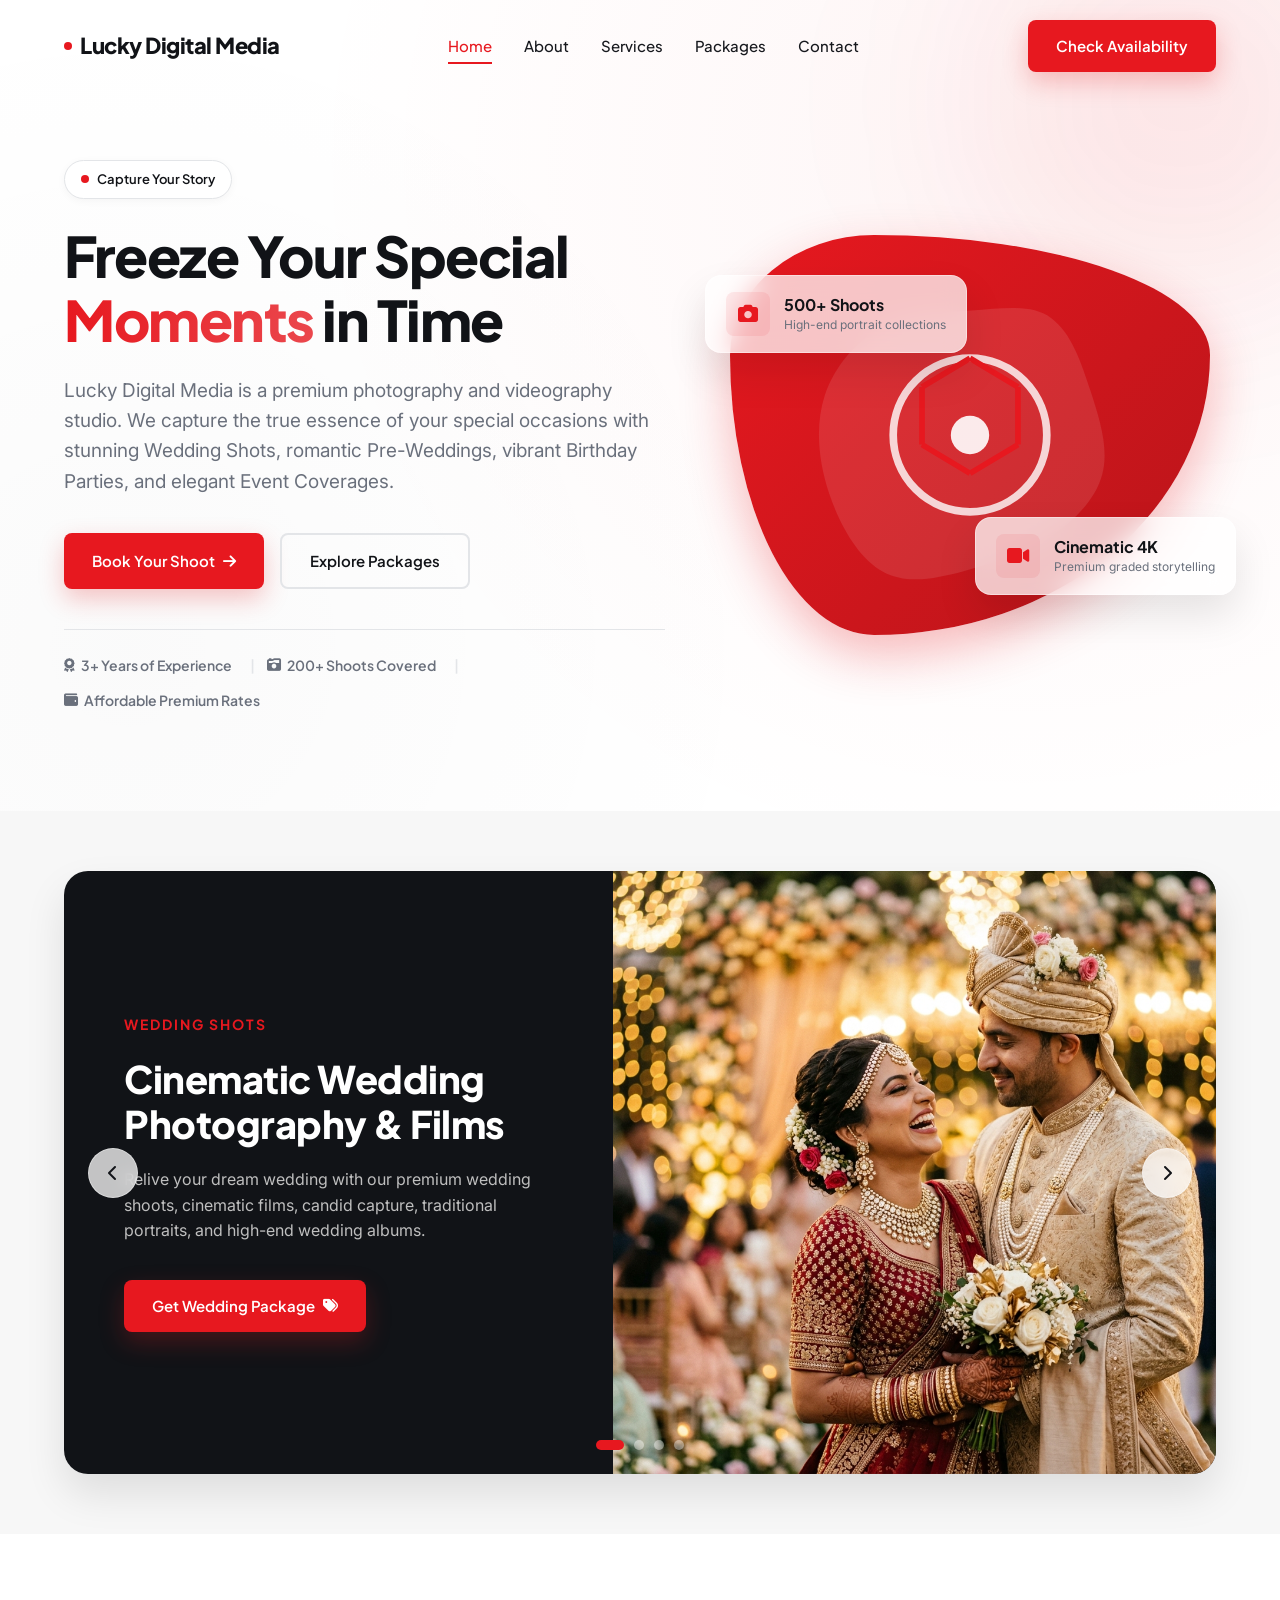
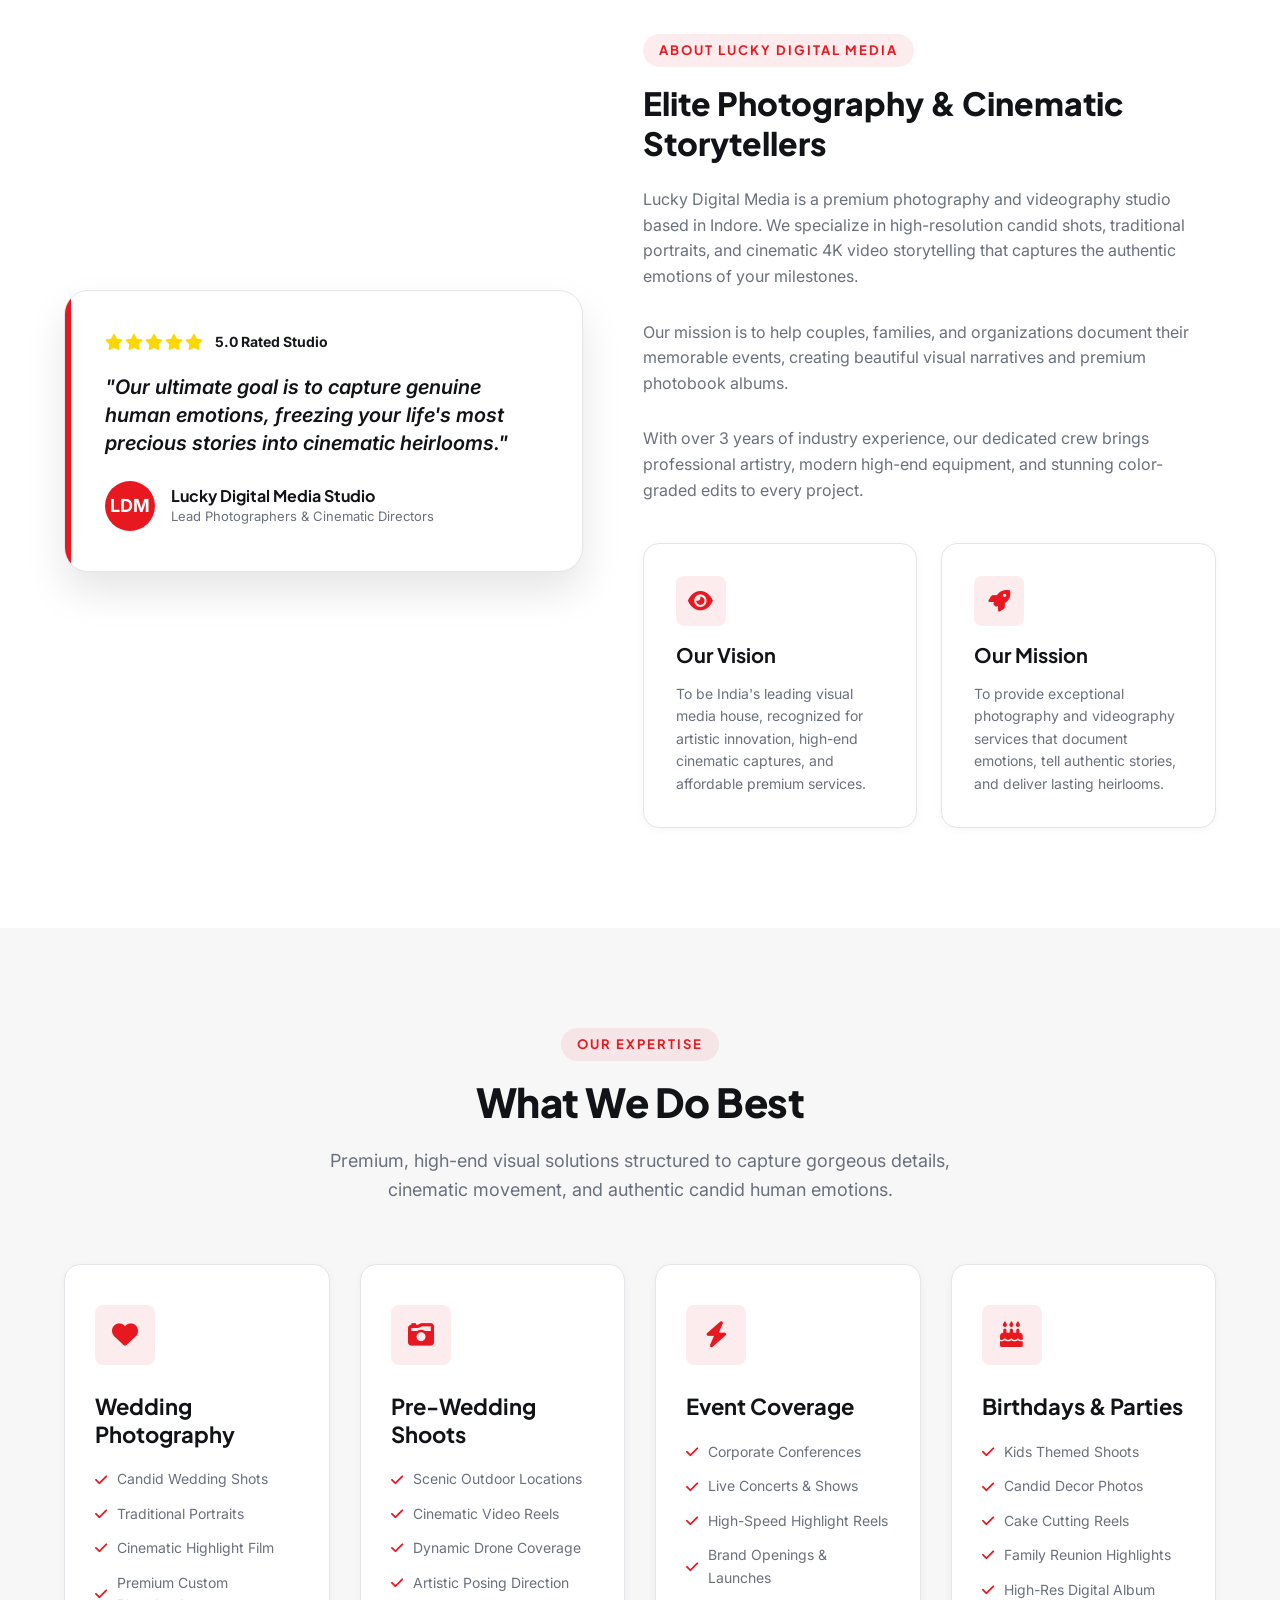
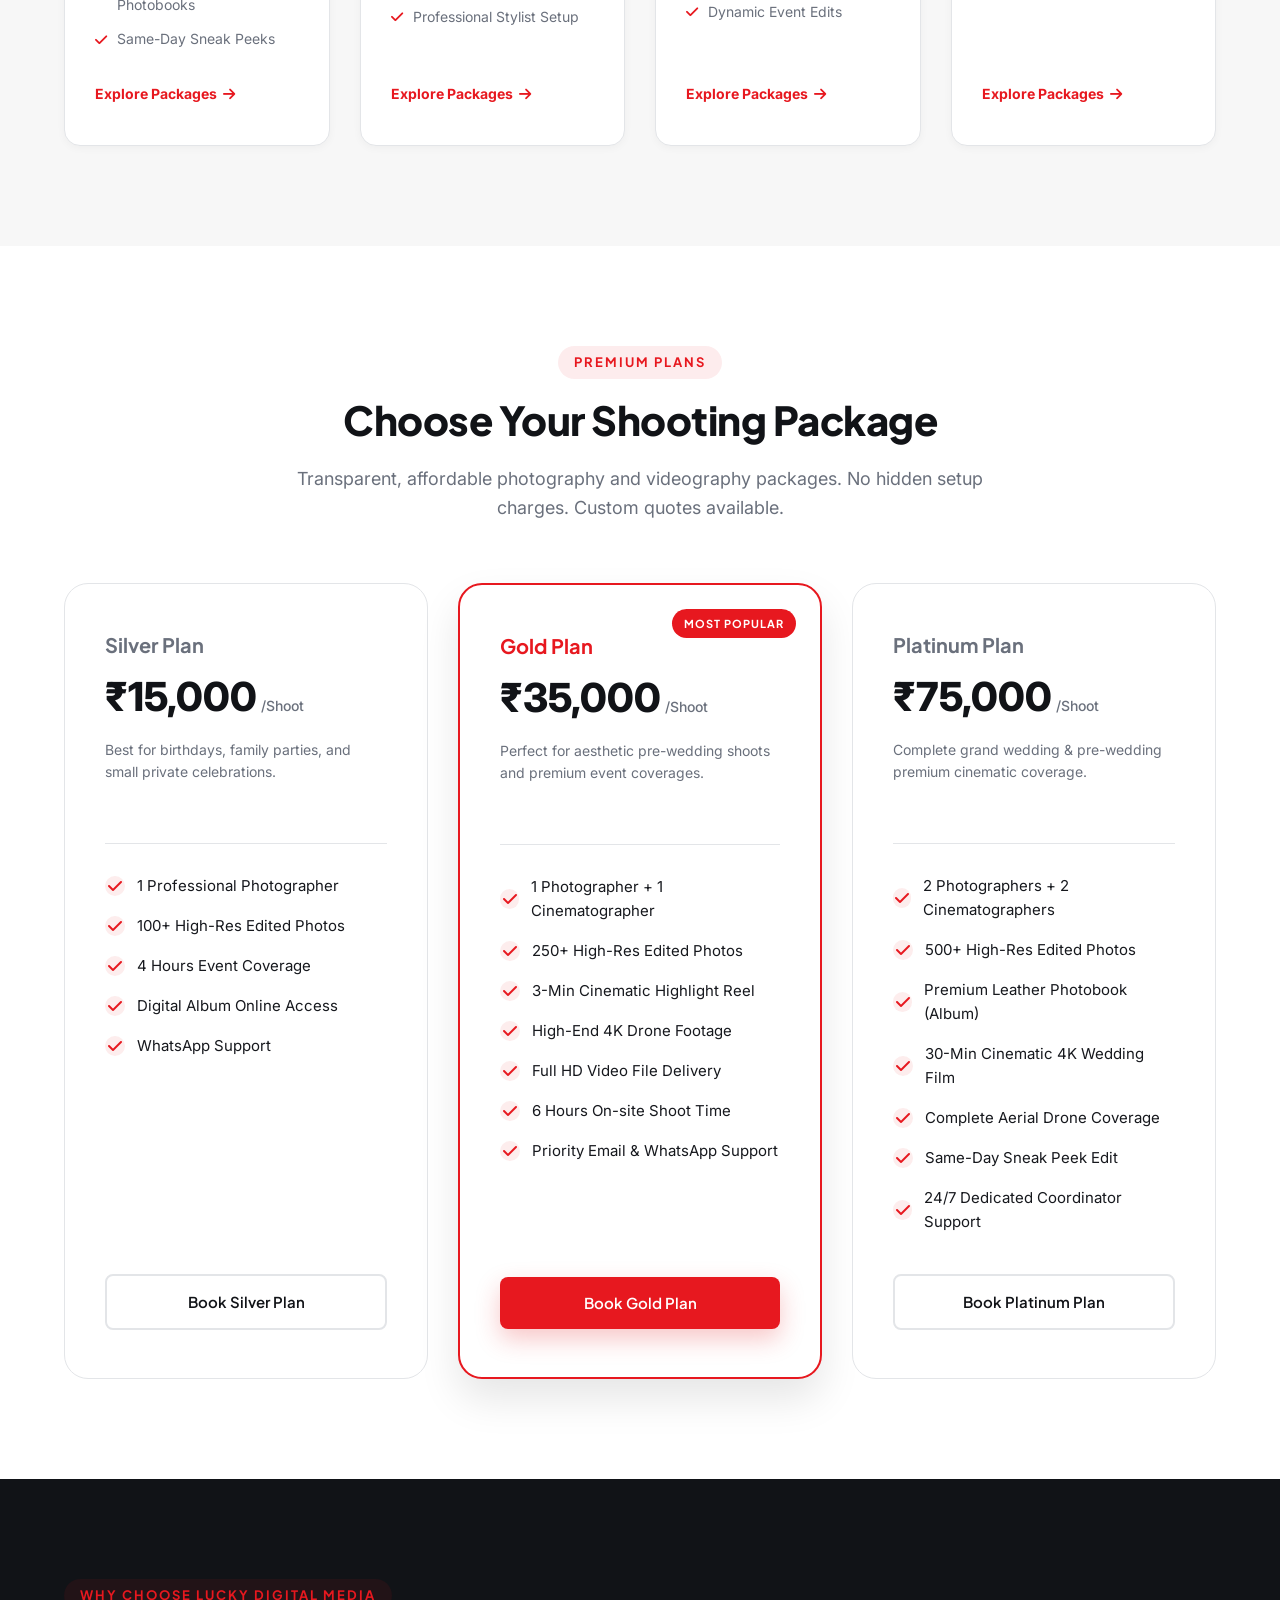
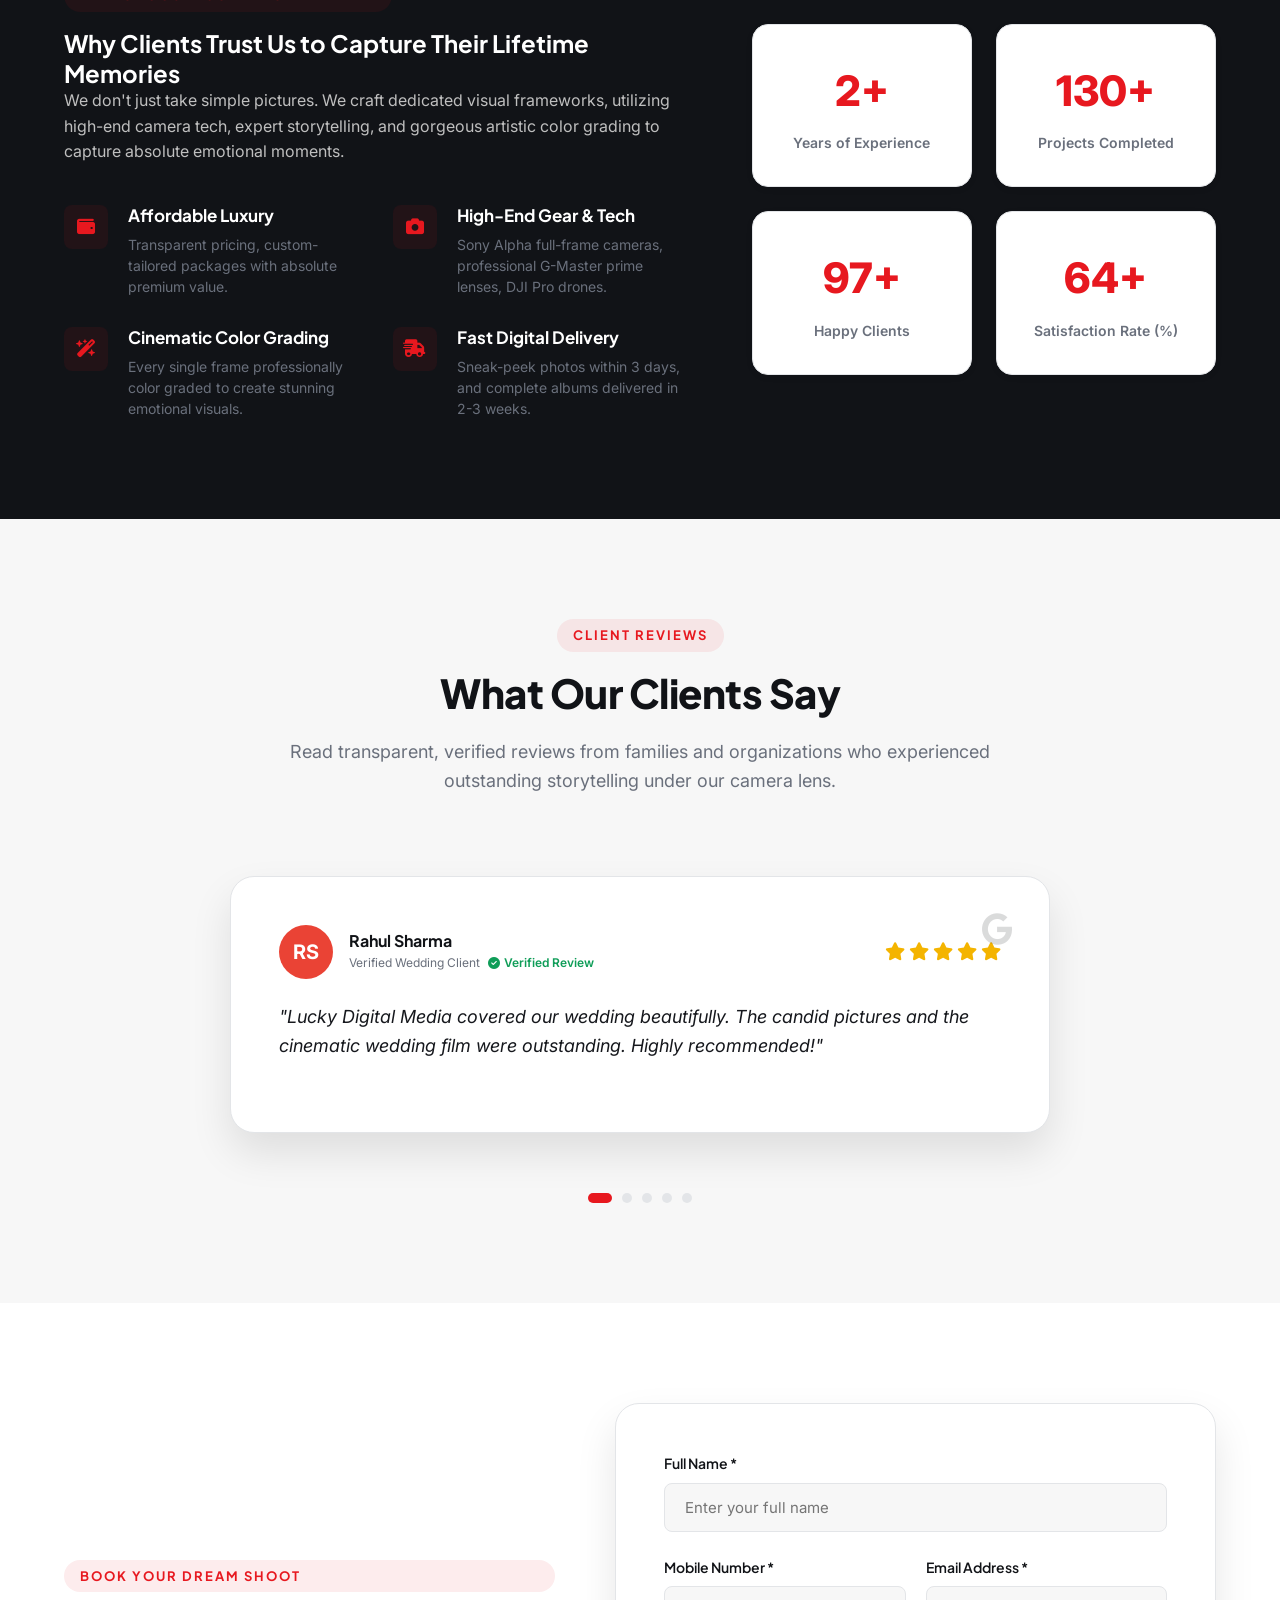
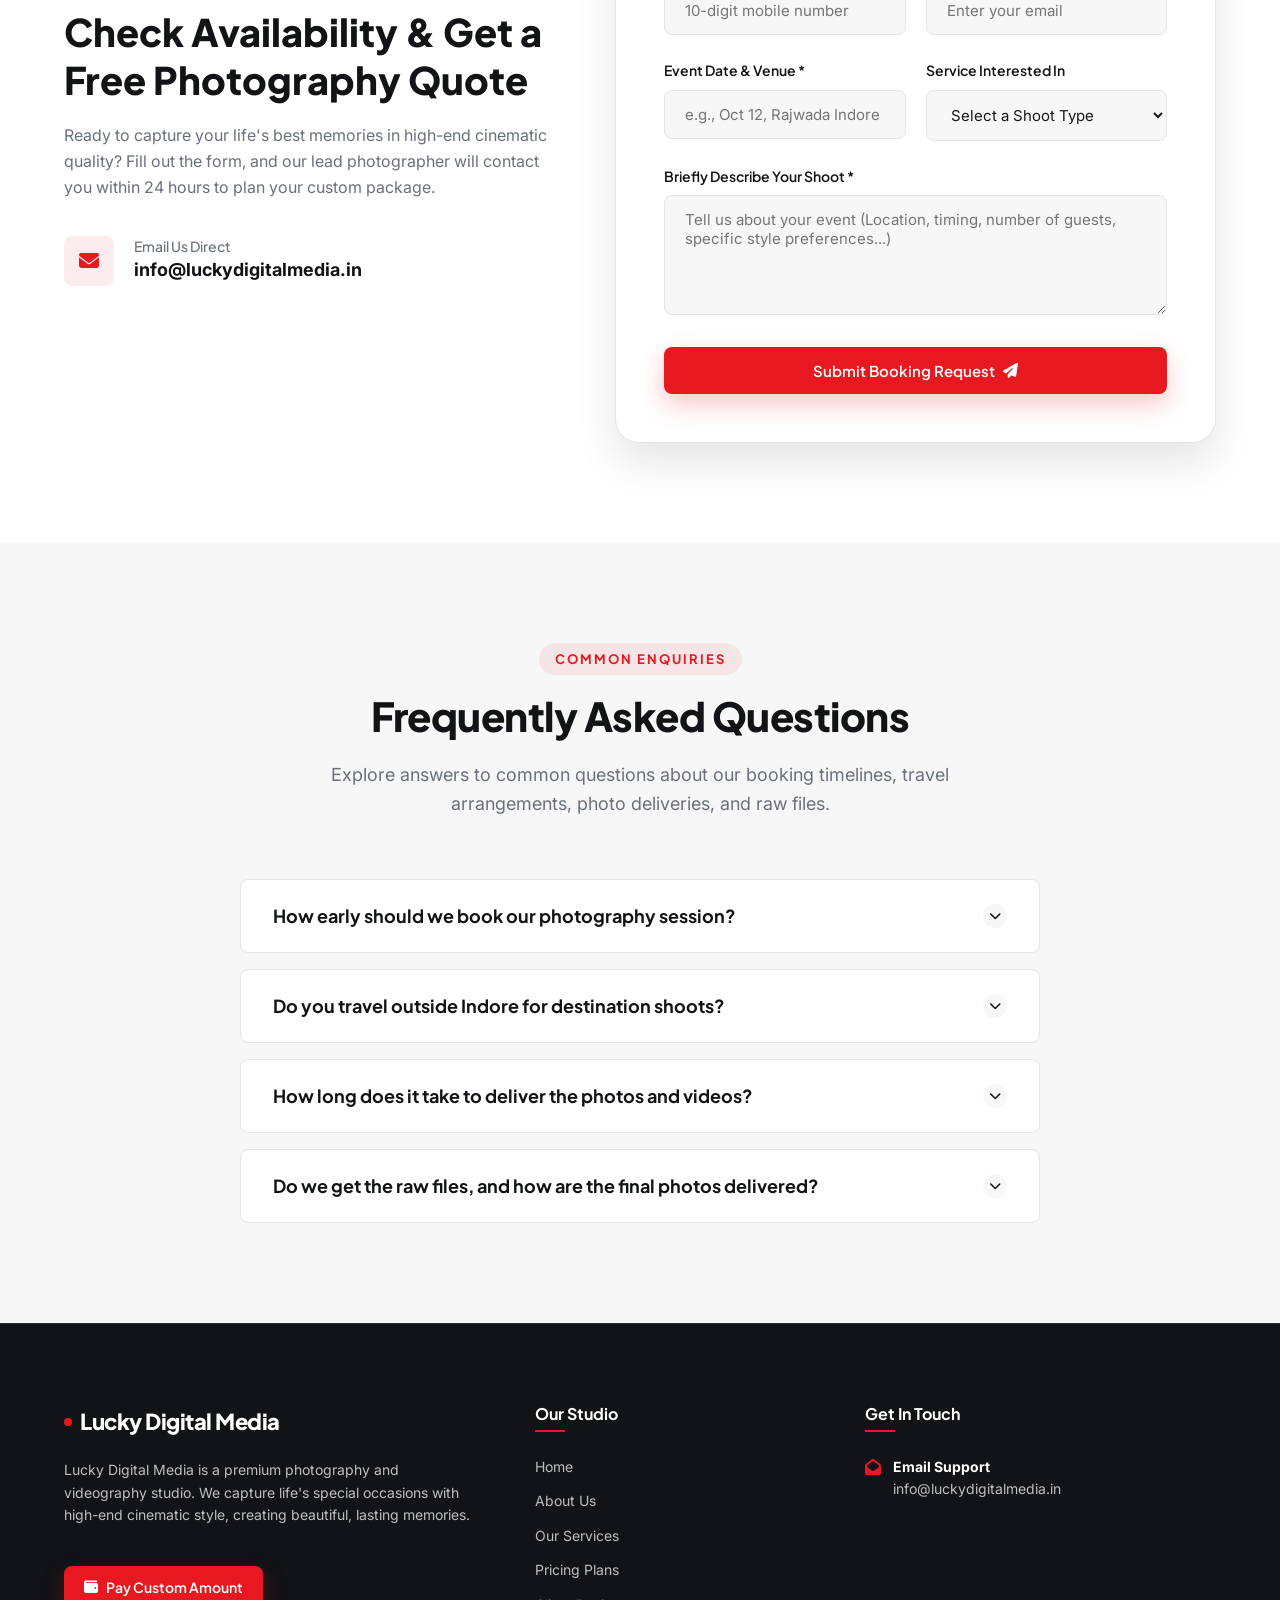
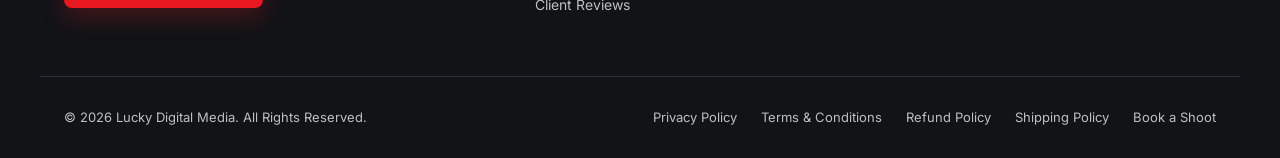
<file: index.html>
<!DOCTYPE html>
<html lang="en">
<head>
  <meta charset="UTF-8">
  <meta name="viewport" content="width=device-width, initial-scale=1.0">
  
  <!-- SEO Optimized Meta Tags -->
  <title>Lucky Digital Media | Premium Photography & Videography Services</title>
  <meta name="description" content="Lucky Digital Media captures your perfect moments with stunning Wedding Shots, Pre-Wedding Films, Event Coverage, and Birthday Parties. Affordable premium packages in Indore.">
  <meta name="keywords" content="Photography Services, Videography, Wedding Photography Indore, Pre Wedding Shoots, Event Videography, Birthday Party Shoots, Cinematic Wedding Films, Lucky Digital Media">
  <meta name="author" content="Lucky Digital Media">
  
  <!-- OpenGraph Metadata for Social Media Sharing -->
  <meta property="og:title" content="Lucky Digital Media | Premium Photography & Videography Services">
  <meta property="og:description" content="Capture your life's most beautiful memories with our cinematic high-definition photography and videography starting at just ₹15,000.">
  <meta property="og:image" content="assets/images/wedding_shots.png">
  <meta property="og:url" content="https://luckydigitalmedia.in">
  <meta property="og:type" content="website">

  <!-- Icons & Fonts -->
  <link rel="stylesheet" href="https://cdnjs.cloudflare.com/ajax/libs/font-awesome/6.4.0/css/all.min.css">
  <link rel="stylesheet" href="css/style.css">
</head>
<body>

  <!-- Scroll Progress Indicator -->
  <div class="scroll-progress-container">
    <div class="scroll-progress-bar" id="scrollProgress"></div>
  </div>

  <!-- Sticky Glassmorphic Header -->
  <header class="header" id="header">
    <div class="container header-container">
      <a href="#hero" class="logo">
        <span class="logo-dot"></span>Lucky Digital Media
      </a>
      
      <nav class="nav" id="navMenu">
        <a href="#hero" class="nav-link active">Home</a>
        <a href="#about" class="nav-link">About</a>
        <a href="#sliders" class="nav-link">Services</a>
        <a href="#pricing" class="nav-link">Packages</a>
        <a href="#consultation" class="nav-link">Contact</a>
        <a href="#consultation" class="btn btn-primary mobile-cta-btn">Book a Shoot</a>
      </nav>

      <div class="header-cta">
        <a href="#consultation" class="btn btn-primary">Check Availability</a>
      </div>

      <button class="hamburger" id="hamburgerMenu" aria-label="Toggle Menu">
        <span></span>
        <span></span>
        <span></span>
      </button>
    </div>
  </header>

  <!-- Interactive Hero Section -->
  <section class="hero" id="hero">
    <div class="container hero-grid">
      <div class="hero-content reveal-left">
        <div class="hero-tag">
          <span class="hero-tag-pulse"></span> Capture Your Story
        </div>
        <h1>Freeze Your Special <br><span class="gradient">Moments</span> in Time</h1>
        <p class="subheading">Lucky Digital Media is a premium photography and videography studio. We capture the true essence of your special occasions with stunning Wedding Shots, romantic Pre-Weddings, vibrant Birthday Parties, and elegant Event Coverages.</p>
        
        <div class="hero-ctas">
          <a href="#consultation" class="btn btn-primary">Book Your Shoot <i class="fas fa-arrow-right"></i></a>
          <a href="#pricing" class="btn btn-secondary">Explore Packages</a>
        </div>
        
        <div class="hero-trust-bar">
          <div class="hero-trust-text">
            <span><i class="fas fa-award text-primary"></i> 3+ Years of Experience</span>
            <span><i class="fas fa-camera-retro text-primary"></i> 200+ Shoots Covered</span>
            <span><i class="fas fa-wallet text-primary"></i> Affordable Premium Rates</span>
          </div>
        </div>
      </div>
      
      <div class="hero-visual reveal-right">
        <div class="hero-blob-card">
          <!-- Abstract premium SVG shape representing lenses/camera aperture structure -->
          <svg class="hero-svg-illustration" viewBox="0 0 200 200" xmlns="http://www.w3.org/2000/svg">
            <path fill="currentColor" d="M42.2,-61C52.7,-53.4,57.9,-38,62.8,-22.9C67.7,-7.8,72.4,7.1,68.9,20.4C65.4,33.7,53.8,45.4,40.4,53.7C27.1,62,12.1,66.8,-2.9,70.8C-17.9,74.8,-32.9,78,-45.3,71.2C-57.8,64.4,-67.6,47.7,-73.4,30.3C-79.1,13,-80.7,-4.9,-75.7,-20.5C-70.6,-36.1,-58.8,-49.4,-45.2,-56.3C-31.5,-63.3,-15.8,-63.9,0.7,-64.9C17.2,-65.8,31.7,-68.5,42.2,-61Z" transform="translate(100 100)" opacity="0.1"/>
            <!-- Camera Aperture Visual -->
            <circle cx="100" cy="100" r="40" fill="none" stroke="white" stroke-width="4" opacity="0.8"/>
            <circle cx="100" cy="100" r="10" fill="white" opacity="0.9"/>
            <path d="M100 60 L125 75 M125 75 L125 105 M125 105 L100 120 M100 120 L75 105 M75 105 L75 75 M75 75 L100 60" stroke="var(--primary)" stroke-width="3" fill="none"/>
          </svg>
        </div>
        <!-- Micro cards floating -->
        <div class="hero-card-floating hero-card-1">
          <div class="hero-card-icon"><i class="fas fa-camera"></i></div>
          <div class="hero-card-info">
            <h4>500+ Shoots</h4>
            <p>High-end portrait collections</p>
          </div>
        </div>
        <div class="hero-card-floating hero-card-2">
          <div class="hero-card-icon"><i class="fas fa-video"></i></div>
          <div class="hero-card-info">
            <h4>Cinematic 4K</h4>
            <p>Premium graded storytelling</p>
          </div>
        </div>
      </div>
    </div>
  </section>

  <!-- Interactive Dual-Behavior Slider Section -->
  <section class="slider-section" id="sliders">
    <div class="container">
      <div class="slider-wrapper">
        <div class="slider-container" id="sliderContainer">
          
          <!-- Slide 1: Wedding Shots -->
          <div class="slide">
            <div class="slide-content">
              <span class="slide-tag">Wedding Shots</span>
              <h2 class="slide-title">Cinematic Wedding Photography & Films</h2>
              <p class="slide-desc">Relive your dream wedding with our premium wedding shoots, cinematic films, candid capture, traditional portraits, and high-end wedding albums.</p>
              <a href="#pricing" class="btn btn-primary">Get Wedding Package <i class="fas fa-tags"></i></a>
            </div>
            <div class="slide-image-container">
              <img src="assets/images/wedding_shots.png" alt="Romantic Wedding Shoot" class="slide-img">
            </div>
          </div>
          
          <!-- Slide 2: Pre Wedding -->
          <div class="slide">
            <div class="slide-content">
              <span class="slide-tag">Pre Wedding</span>
              <h2 class="slide-title">Aesthetic Pre-Wedding Shoots & Films</h2>
              <p class="slide-desc">Tell your unique love story through beautiful scenic locations, dynamic costume changes, customized styling direction, and romantic 4K films.</p>
              <a href="#pricing" class="btn btn-primary">Get Pre-Wedding Plan <i class="fas fa-heart"></i></a>
            </div>
            <div class="slide-image-container">
              <img src="assets/images/pre_wedding.png" alt="Romantic Pre-Wedding lakeside sunset shoot" class="slide-img">
            </div>
          </div>
          
          <!-- Slide 3: Events Shots -->
          <div class="slide">
            <div class="slide-content">
              <span class="slide-tag">Events Shots</span>
              <h2 class="slide-title">High-Energy Event & Concert Coverage</h2>
              <p class="slide-desc">Capturing milestones, corporate conferences, product launches, brand openings, live concerts, and high-energy music festivals with absolute precision.</p>
              <a href="#pricing" class="btn btn-primary">Get Event Coverage <i class="fas fa-bolt"></i></a>
            </div>
            <div class="slide-image-container">
              <img src="assets/images/events_shots.png" alt="Corporate Conference and Concert Event Coverage" class="slide-img">
            </div>
          </div>

          <!-- Slide 4: Birthday Parties -->
          <div class="slide">
            <div class="slide-content">
              <span class="slide-tag">Birthday Parties</span>
              <h2 class="slide-title">Vibrant Birthday Parties & Celebrations</h2>
              <p class="slide-desc">Fun, warm, and candid capture of your kids' birthdays, themed milestone decor shoots, and memorable cake cutting family reunions.</p>
              <a href="#pricing" class="btn btn-primary">Get Birthday Shoot <i class="fas fa-cake-candles"></i></a>
            </div>
            <div class="slide-image-container">
              <img src="assets/images/birthday_parties.png" alt="Kids Birthday Party and cake cutting celebration" class="slide-img">
            </div>
          </div>
          
        </div>
        
        <!-- Navigation Buttons -->
        <button class="slider-btn slider-btn-prev" id="sliderPrev" aria-label="Previous Slide"><i class="fas fa-chevron-left"></i></button>
        <button class="slider-btn slider-btn-next" id="sliderNext" aria-label="Next Slide"><i class="fas fa-chevron-right"></i></button>
        
        <!-- Navigation Dots -->
        <div class="slider-dots" id="sliderDots">
          <span class="slider-dot active" data-index="0"></span>
          <span class="slider-dot" data-index="1"></span>
          <span class="slider-dot" data-index="2"></span>
          <span class="slider-dot" data-index="3"></span>
        </div>
      </div>
    </div>
  </section>

  <!-- About Us Section -->
  <section class="section" id="about">
    <div class="container about-grid">
      <div class="about-visual reveal-left">
        <div class="about-card">
          <div class="about-rating">
            <div class="stars">
              <i class="fas fa-star"></i>
              <i class="fas fa-star"></i>
              <i class="fas fa-star"></i>
              <i class="fas fa-star"></i>
              <i class="fas fa-star"></i>
            </div>
            <span class="about-rating-text">5.0 Rated Studio</span>
          </div>
          <blockquote class="about-quote">
            "Our ultimate goal is to capture genuine human emotions, freezing your life's most precious stories into cinematic heirlooms."
          </blockquote>
          <div class="about-author">
            <div class="about-avatar">LDM</div>
            <div class="about-author-info">
              <h4>Lucky Digital Media Studio</h4>
              <p>Lead Photographers & Cinematic Directors</p>
            </div>
          </div>
        </div>
      </div>
      
      <div class="about-content reveal-right">
        <span class="section-tag">About Lucky Digital Media</span>
        <h3>Elite Photography & Cinematic Storytellers</h3>
        <p class="about-text">Lucky Digital Media is a premium photography and videography studio based in Indore. We specialize in high-resolution candid shots, traditional portraits, and cinematic 4K video storytelling that captures the authentic emotions of your milestones.</p>
        <p class="about-text">Our mission is to help couples, families, and organizations document their memorable events, creating beautiful visual narratives and premium photobook albums.</p>
        <p class="about-text">With over 3 years of industry experience, our dedicated crew brings professional artistry, modern high-end equipment, and stunning color-graded edits to every project.</p>
        
        <!-- Vision & Mission Inner Cards -->
        <div class="vm-grid">
          <div class="vm-card">
            <div class="vm-icon"><i class="fas fa-eye"></i></div>
            <h4>Our Vision</h4>
            <p>To be India's leading visual media house, recognized for artistic innovation, high-end cinematic captures, and affordable premium services.</p>
          </div>
          <div class="vm-card">
            <div class="vm-icon"><i class="fas fa-rocket"></i></div>
            <h4>Our Mission</h4>
            <p>To provide exceptional photography and videography services that document emotions, tell authentic stories, and deliver lasting heirlooms.</p>
          </div>
        </div>
      </div>
    </div>
  </section>

  <!-- Services Section -->
  <section class="section section-bg-light" id="services">
    <div class="container">
      <div class="section-header reveal">
        <span class="section-tag">Our Expertise</span>
        <h2>What We Do Best</h2>
        <p>Premium, high-end visual solutions structured to capture gorgeous details, cinematic movement, and authentic candid human emotions.</p>
      </div>
      
      <div class="services-grid" style="display: grid; grid-template-columns: repeat(auto-fit, minmax(250px, 1fr)); gap: 30px;">
        <!-- Service 1: Wedding -->
        <div class="service-card reveal" style="transition-delay: 0.1s;">
          <div class="service-icon-wrapper">
            <i class="fas fa-heart"></i>
          </div>
          <h3>Wedding Photography</h3>
          <ul class="service-list">
            <li><i class="fas fa-check"></i> Candid Wedding Shots</li>
            <li><i class="fas fa-check"></i> Traditional Portraits</li>
            <li><i class="fas fa-check"></i> Cinematic Highlight Film</li>
            <li><i class="fas fa-check"></i> Premium Custom Photobooks</li>
            <li><i class="fas fa-check"></i> Same-Day Sneak Peeks</li>
          </ul>
          <a href="#consultation" class="service-btn">Explore Packages <i class="fas fa-arrow-right"></i></a>
        </div>
        
        <!-- Service 2: Pre Wedding -->
        <div class="service-card reveal" style="transition-delay: 0.2s;">
          <div class="service-icon-wrapper">
            <i class="fas fa-camera-retro"></i>
          </div>
          <h3>Pre-Wedding Shoots</h3>
          <ul class="service-list">
            <li><i class="fas fa-check"></i> Scenic Outdoor Locations</li>
            <li><i class="fas fa-check"></i> Cinematic Video Reels</li>
            <li><i class="fas fa-check"></i> Dynamic Drone Coverage</li>
            <li><i class="fas fa-check"></i> Artistic Posing Direction</li>
            <li><i class="fas fa-check"></i> Professional Stylist Setup</li>
          </ul>
          <a href="#consultation" class="service-btn">Explore Packages <i class="fas fa-arrow-right"></i></a>
        </div>
        
        <!-- Service 3: Event & Concert -->
        <div class="service-card reveal" style="transition-delay: 0.3s;">
          <div class="service-icon-wrapper">
            <i class="fas fa-bolt"></i>
          </div>
          <h3>Event Coverage</h3>
          <ul class="service-list">
            <li><i class="fas fa-check"></i> Corporate Conferences</li>
            <li><i class="fas fa-check"></i> Live Concerts & Shows</li>
            <li><i class="fas fa-check"></i> High-Speed Highlight Reels</li>
            <li><i class="fas fa-check"></i> Brand Openings & Launches</li>
            <li><i class="fas fa-check"></i> Dynamic Event Edits</li>
          </ul>
          <a href="#consultation" class="service-btn">Explore Packages <i class="fas fa-arrow-right"></i></a>
        </div>

        <!-- Service 4: Birthdays -->
        <div class="service-card reveal" style="transition-delay: 0.4s;">
          <div class="service-icon-wrapper">
            <i class="fas fa-cake-candles"></i>
          </div>
          <h3>Birthdays & Parties</h3>
          <ul class="service-list">
            <li><i class="fas fa-check"></i> Kids Themed Shoots</li>
            <li><i class="fas fa-check"></i> Candid Decor Photos</li>
            <li><i class="fas fa-check"></i> Cake Cutting Reels</li>
            <li><i class="fas fa-check"></i> Family Reunion Highlights</li>
            <li><i class="fas fa-check"></i> High-Res Digital Album</li>
          </ul>
          <a href="#consultation" class="service-btn">Explore Packages <i class="fas fa-arrow-right"></i></a>
        </div>
      </div>
    </div>
  </section>

  <!-- Pricing Packages Section -->
  <section class="section" id="pricing">
    <div class="container">
      <div class="section-header reveal">
        <span class="section-tag">Premium Plans</span>
        <h2>Choose Your Shooting Package</h2>
        <p>Transparent, affordable photography and videography packages. No hidden setup charges. Custom quotes available.</p>
      </div>
      
      <div class="pricing-grid">
        
        <!-- Silver Package -->
        <div class="pricing-card reveal" style="transition-delay: 0.1s;">
          <div class="pricing-header">
            <h3 class="pricing-name">Silver Plan</h3>
            <div class="pricing-price">₹15,000<span>/Shoot</span></div>
            <p class="pricing-desc">Best for birthdays, family parties, and small private celebrations.</p>
          </div>
          <div class="pricing-divider"></div>
          <ul class="pricing-features">
            <li><i class="fas fa-check"></i> 1 Professional Photographer</li>
            <li><i class="fas fa-check"></i> 100+ High-Res Edited Photos</li>
            <li><i class="fas fa-check"></i> 4 Hours Event Coverage</li>
            <li><i class="fas fa-check"></i> Digital Album Online Access</li>
            <li><i class="fas fa-check"></i> WhatsApp Support</li>
          </ul>
          <a href="#consultation" class="btn btn-secondary pricing-cta" onclick="selectPricing('Silver Package - ₹15,000')">Book Silver Plan</a>
        </div>
        
        <!-- Gold Package (Featured) -->
        <div class="pricing-card featured reveal" style="transition-delay: 0.2s;">
          <div class="pricing-header">
            <h3 class="pricing-name">Gold Plan</h3>
            <div class="pricing-price">₹35,000<span>/Shoot</span></div>
            <p class="pricing-desc">Perfect for aesthetic pre-wedding shoots and premium event coverages.</p>
          </div>
          <div class="pricing-divider"></div>
          <ul class="pricing-features">
            <li><i class="fas fa-check"></i> 1 Photographer + 1 Cinematographer</li>
            <li><i class="fas fa-check"></i> 250+ High-Res Edited Photos</li>
            <li><i class="fas fa-check"></i> 3-Min Cinematic Highlight Reel</li>
            <li><i class="fas fa-check"></i> High-End 4K Drone Footage</li>
            <li><i class="fas fa-check"></i> Full HD Video File Delivery</li>
            <li><i class="fas fa-check"></i> 6 Hours On-site Shoot Time</li>
            <li><i class="fas fa-check"></i> Priority Email & WhatsApp Support</li>
          </ul>
          <a href="#consultation" class="btn btn-primary pricing-cta" onclick="selectPricing('Gold Package - ₹35,000')">Book Gold Plan</a>
        </div>
        
        <!-- Premium Package -->
        <div class="pricing-card premium reveal" style="transition-delay: 0.3s;">
          <div class="pricing-header">
            <h3 class="pricing-name">Platinum Plan</h3>
            <div class="pricing-price">₹75,000<span>/Shoot</span></div>
            <p class="pricing-desc">Complete grand wedding & pre-wedding premium cinematic coverage.</p>
          </div>
          <div class="pricing-divider"></div>
          <ul class="pricing-features">
            <li><i class="fas fa-check"></i> 2 Photographers + 2 Cinematographers</li>
            <li><i class="fas fa-check"></i> 500+ High-Res Edited Photos</li>
            <li><i class="fas fa-check"></i> Premium Leather Photobook (Album)</li>
            <li><i class="fas fa-check"></i> 30-Min Cinematic 4K Wedding Film</li>
            <li><i class="fas fa-check"></i> Complete Aerial Drone Coverage</li>
            <li><i class="fas fa-check"></i> Same-Day Sneak Peek Edit</li>
            <li><i class="fas fa-check"></i> 24/7 Dedicated Coordinator Support</li>
          </ul>
          <a href="#consultation" class="btn btn-secondary pricing-cta" onclick="selectPricing('Platinum Package - ₹75,000')">Book Platinum Plan</a>
        </div>
        
      </div>
    </div>
  </section>

  <!-- Why Choose Us & Animated Counters Section -->
  <section class="section section-bg-dark" id="why-choose-us">
    <div class="container why-grid">
      <div class="why-content reveal-left">
        <span class="section-tag">Why Choose Lucky Digital Media</span>
        <h2>Why Clients Trust Us to Capture Their Lifetime Memories</h2>
        <p class="mb-30" style="margin-bottom: 40px; color: var(--text-light-muted);">We don't just take simple pictures. We craft dedicated visual frameworks, utilizing high-end camera tech, expert storytelling, and gorgeous artistic color grading to capture absolute emotional moments.</p>
        
        <div class="why-features">
          <div class="why-card">
            <div class="why-icon"><i class="fas fa-wallet"></i></div>
            <div class="why-info">
              <h4>Affordable Luxury</h4>
              <p>Transparent pricing, custom-tailored packages with absolute premium value.</p>
            </div>
          </div>
          
          <div class="why-card">
            <div class="why-icon"><i class="fas fa-camera"></i></div>
            <div class="why-info">
              <h4>High-End Gear & Tech</h4>
              <p>Sony Alpha full-frame cameras, professional G-Master prime lenses, DJI Pro drones.</p>
            </div>
          </div>
          
          <div class="why-card">
            <div class="why-icon"><i class="fas fa-wand-magic-sparkles"></i></div>
            <div class="why-info">
              <h4>Cinematic Color Grading</h4>
              <p>Every single frame professionally color graded to create stunning emotional visuals.</p>
            </div>
          </div>
          
          <div class="why-card">
            <div class="why-icon"><i class="fas fa-truck-fast"></i></div>
            <div class="why-info">
              <h4>Fast Digital Delivery</h4>
              <p>Sneak-peek photos within 3 days, and complete albums delivered in 2-3 weeks.</p>
            </div>
          </div>
        </div>
      </div>
      
      <!-- Counter Stats column -->
      <div class="why-stats reveal-right">
        <div class="stats-grid">
          <div class="stat-card">
            <div class="stat-number" data-target="3">0</div>
            <div class="stat-label">Years of Experience</div>
          </div>
          
          <div class="stat-card">
            <div class="stat-number" data-target="200">0</div>
            <div class="stat-label">Projects Completed</div>
          </div>
          
          <div class="stat-card">
            <div class="stat-number" data-target="150">0</div>
            <div class="stat-label">Happy Clients</div>
          </div>
          
          <div class="stat-card">
            <div class="stat-number" data-target="99">0</div>
            <div class="stat-label">Satisfaction Rate (%)</div>
          </div>
        </div>
      </div>
    </div>
  </section>

  <!-- Google Review Style Testimonials Section -->
  <section class="section section-bg-light" id="testimonials">
    <div class="container">
      <div class="section-header reveal">
        <span class="section-tag">Client Reviews</span>
        <h2>What Our Clients Say</h2>
        <p>Read transparent, verified reviews from families and organizations who experienced outstanding storytelling under our camera lens.</p>
      </div>
      
      <div class="testimonials-wrapper reveal-scale">
        <div class="testimonials-container" id="testimonialContainer">
          
          <!-- Testimonial 1 -->
          <div class="testimonial-card">
            <div class="google-review-box">
              <i class="fab fa-google google-watermark"></i>
              <div class="review-header">
                <div class="reviewer-profile">
                  <div class="reviewer-avatar" style="background-color: #EA4335;">RS</div>
                  <div class="reviewer-info">
                    <h4>Rahul Sharma</h4>
                    <div class="reviewer-meta">
                      <span>Verified Wedding Client</span>
                      <span class="verified-badge"><i class="fas fa-circle-check"></i> Verified Review</span>
                    </div>
                  </div>
                </div>
                <div class="review-stars">
                  <i class="fas fa-star"></i>
                  <i class="fas fa-star"></i>
                  <i class="fas fa-star"></i>
                  <i class="fas fa-star"></i>
                  <i class="fas fa-star"></i>
                </div>
              </div>
              <p class="review-body">"Lucky Digital Media covered our wedding beautifully. The candid pictures and the cinematic wedding film were outstanding. Highly recommended!"</p>
            </div>
          </div>
          
          <!-- Testimonial 2 -->
          <div class="testimonial-card">
            <div class="google-review-box">
              <i class="fab fa-google google-watermark"></i>
              <div class="review-header">
                <div class="reviewer-profile">
                  <div class="reviewer-avatar" style="background-color: #34A853;">PV</div>
                  <div class="reviewer-info">
                    <h4>Priya Verma</h4>
                    <div class="reviewer-meta">
                      <span>Verified Pre-Wedding Client</span>
                      <span class="verified-badge"><i class="fas fa-circle-check"></i> Verified Review</span>
                    </div>
                  </div>
                </div>
                <div class="review-stars">
                  <i class="fas fa-star"></i>
                  <i class="fas fa-star"></i>
                  <i class="fas fa-star"></i>
                  <i class="fas fa-star"></i>
                  <i class="fas fa-star"></i>
                </div>
              </div>
              <p class="review-body">"Excellent pre-wedding shoot experience. The team was extremely patient, suggested amazing poses, and selected gorgeous locations. We love our video!"</p>
            </div>
          </div>
          
          <!-- Testimonial 3 -->
          <div class="testimonial-card">
            <div class="google-review-box">
              <i class="fab fa-google google-watermark"></i>
              <div class="review-header">
                <div class="reviewer-profile">
                  <div class="reviewer-avatar" style="background-color: #FBBC05;">AP</div>
                  <div class="reviewer-info">
                    <h4>Amit Patel</h4>
                    <div class="reviewer-meta">
                      <span>Verified Corporate Partner</span>
                      <span class="verified-badge"><i class="fas fa-circle-check"></i> Verified Review</span>
                    </div>
                  </div>
                </div>
                <div class="review-stars">
                  <i class="fas fa-star"></i>
                  <i class="fas fa-star"></i>
                  <i class="fas fa-star"></i>
                  <i class="fas fa-star"></i>
                  <i class="fas fa-star"></i>
                </div>
              </div>
              <p class="review-body">"We hired Lucky and his team for our corporate annual meet. They captured the highlights with absolute professionalism. Very quick delivery."</p>
            </div>
          </div>
          
          <!-- Testimonial 4 -->
          <div class="testimonial-card">
            <div class="google-review-box">
              <i class="fab fa-google google-watermark"></i>
              <div class="review-header">
                <div class="reviewer-profile">
                  <div class="reviewer-avatar" style="background-color: #4285F4;">NS</div>
                  <div class="reviewer-info">
                    <h4>Neha Singh</h4>
                    <div class="reviewer-meta">
                      <span>Verified Family Client</span>
                      <span class="verified-badge"><i class="fas fa-circle-check"></i> Verified Review</span>
                    </div>
                  </div>
                </div>
                <div class="review-stars">
                  <i class="fas fa-star"></i>
                  <i class="fas fa-star"></i>
                  <i class="fas fa-star"></i>
                  <i class="fas fa-star"></i>
                  <i class="fas fa-star"></i>
                </div>
              </div>
              <p class="review-body">"Amazing birthday photoshoot for my daughter! The photos are so vibrant and natural. They captured every little smile. Will definitely hire again."</p>
            </div>
          </div>
          
          <!-- Testimonial 5 -->
          <div class="testimonial-card">
            <div class="google-review-box">
              <i class="fab fa-google google-watermark"></i>
              <div class="review-header">
                <div class="reviewer-profile">
                  <div class="reviewer-avatar" style="background-color: #ab47bc;">RY</div>
                  <div class="reviewer-info">
                    <h4>Rakesh Yadav</h4>
                    <div class="reviewer-meta">
                      <span>Verified Client</span>
                      <span class="verified-badge"><i class="fas fa-circle-check"></i> Verified Review</span>
                    </div>
                  </div>
                </div>
                <div class="review-stars">
                  <i class="fas fa-star"></i>
                  <i class="fas fa-star"></i>
                  <i class="fas fa-star"></i>
                  <i class="fas fa-star"></i>
                  <i class="fas fa-star"></i>
                </div>
              </div>
              <p class="review-body">"Professional team, premium gear, and very reasonable pricing. The photobook album is exceptionally high-quality. Best experience in Indore!"</p>
            </div>
          </div>
          
        </div>
        
        <!-- Controls -->
        <div class="testimonials-nav">
          <div class="testimonial-dots" id="testimonialDots">
            <span class="testimonial-dot active" data-index="0"></span>
            <span class="testimonial-dot" data-index="1"></span>
            <span class="testimonial-dot" data-index="2"></span>
            <span class="testimonial-dot" data-index="3"></span>
            <span class="testimonial-dot" data-index="4"></span>
          </div>
        </div>
      </div>
    </div>
  </section>

  <!-- Lead Capture Form Section -->
  <section class="section" id="consultation">
    <div class="container consultation-grid">
      
      <div class="consultation-info reveal-left">
        <span class="section-tag">Book Your Dream Shoot</span>
        <h2 class="consultation-title">Check Availability & Get a Free Photography Quote</h2>
        <p class="consultation-desc">Ready to capture your life's best memories in high-end cinematic quality? Fill out the form, and our lead photographer will contact you within 24 hours to plan your custom package.</p>
        
        <div class="contact-channels">
          <a href="mailto:info@luckydigitalmedia.in" class="contact-item">
            <div class="contact-icon"><i class="fas fa-envelope"></i></div>
            <div class="contact-details">
              <h4>Email Us Direct</h4>
              <p>info@luckydigitalmedia.in</p>
            </div>
          </a>
        </div>
      </div>
      
      <!-- Interactive Form -->
      <div class="form-card reveal-right">
        <div class="form-success-alert" id="formSuccess">
          <i class="fas fa-circle-check" style="font-size: 24px;"></i>
          <span>Success! Your booking request has been submitted. We will contact you within 24 hours.</span>
        </div>
        
        <form action="https://formspree.io/f/info@luckydigitalmedia.in" method="POST" id="leadForm" onsubmit="handleLeadSubmit(event)">
          <!-- Honeypot field for spam prevention -->
          <input type="text" name="_gotcha" style="display:none">
          
          <div class="form-group">
            <label class="form-label" for="fullName">Full Name *</label>
            <input type="text" id="fullName" name="name" class="form-control" placeholder="Enter your full name" required>
          </div>
          
          <div class="form-row">
            <div class="form-group">
              <label class="form-label" for="mobileNumber">Mobile Number *</label>
              <input type="tel" id="mobileNumber" name="phone" class="form-control" placeholder="10-digit mobile number" pattern="[0-9]{10}" required>
            </div>
            
            <div class="form-group">
              <label class="form-label" for="emailAddress">Email Address *</label>
              <input type="email" id="emailAddress" name="email" class="form-control" placeholder="Enter your email" required>
            </div>
          </div>
          
          <div class="form-row">
            <div class="form-group">
              <label class="form-label" for="businessName">Event Date & Venue *</label>
              <input type="text" id="businessName" name="event_details" class="form-control" placeholder="e.g., Oct 12, Rajwada Indore" required>
            </div>
            
            <div class="form-group">
              <label class="form-label" for="serviceInterested">Service Interested In</label>
              <select id="serviceInterested" name="service" class="form-control">
                <option value="" disabled selected>Select a Shoot Type</option>
                <option value="Wedding Shots">Wedding Shots</option>
                <option value="Pre-Wedding Shoot">Pre-Wedding Shoot</option>
                <option value="Event Coverage">Event Coverage</option>
                <option value="Birthday Shoot">Birthday Shoot</option>
              </select>
            </div>
          </div>
          
          <div class="form-group">
            <label class="form-label" for="formMessage">Briefly Describe Your Shoot *</label>
            <textarea id="formMessage" name="message" class="form-control" placeholder="Tell us about your event (Location, timing, number of guests, specific style preferences...)" required></textarea>
          </div>
          
          <button type="submit" class="btn btn-primary form-submit-btn">Submit Booking Request <i class="fas fa-paper-plane"></i></button>
        </form>
      </div>
      
    </div>
  </section>

  <!-- FAQ Accordion Section -->
  <section class="section section-bg-light" id="faq">
    <div class="container">
      <div class="section-header reveal">
        <span class="section-tag">Common Enquiries</span>
        <h2>Frequently Asked Questions</h2>
        <p>Explore answers to common questions about our booking timelines, travel arrangements, photo deliveries, and raw files.</p>
      </div>
      
      <div class="faq-container reveal">
        <!-- FAQ 1 -->
        <div class="faq-item">
          <div class="faq-header">
            <h3>How early should we book our photography session?</h3>
            <div class="faq-icon"><i class="fas fa-chevron-down"></i></div>
          </div>
          <div class="faq-body">
            <div class="faq-content">
              We recommend booking at least 2-4 weeks in advance for birthdays and corporate events, and 2-6 months in advance for weddings and pre-wedding shoots to ensure our team is available for your dates.
            </div>
          </div>
        </div>
        
        <!-- FAQ 2 -->
        <div class="faq-item">
          <div class="faq-header">
            <h3>Do you travel outside Indore for destination shoots?</h3>
            <div class="faq-icon"><i class="fas fa-chevron-down"></i></div>
          </div>
          <div class="faq-body">
            <div class="faq-content">
              Yes, absolutely! We travel pan-India for destination weddings, pre-weddings, and large events. Travel and accommodation fees are customized based on the destination.
            </div>
          </div>
        </div>
        
        <!-- FAQ 3 -->
        <div class="faq-item">
          <div class="faq-header">
            <h3>How long does it take to deliver the photos and videos?</h3>
            <div class="faq-icon"><i class="fas fa-chevron-down"></i></div>
          </div>
          <div class="faq-body">
            <div class="faq-content">
              We deliver a gorgeous digital sneak-peek folder of 15-20 photos within 3 days of your shoot. The complete edited high-resolution digital album and cinematic films are delivered within 15 to 25 business days.
            </div>
          </div>
        </div>
        
        <!-- FAQ 4 -->
        <div class="faq-item">
          <div class="faq-header">
            <h3>Do we get the raw files, and how are the final photos delivered?</h3>
            <div class="faq-icon"><i class="fas fa-chevron-down"></i></div>
          </div>
          <div class="faq-body">
            <div class="faq-content">
              The final professionally edited and color-graded photos are delivered via secure private online galleries (Google Drive/Dropbox). Raw files can also be provided upon request in our premium packages.
            </div>
          </div>
        </div>
      </div>
    </div>
  </section>

  <!-- Footer Section -->
  <footer class="footer">
    <div class="container footer-grid">
      
      <div class="footer-brand">
        <a href="#hero" class="logo">
          <span class="logo-dot"></span>Lucky Digital Media
        </a>
        <p class="footer-desc">Lucky Digital Media is a premium photography and videography studio. We capture life's special occasions with high-end cinematic style, creating beautiful, lasting memories.</p>
        <button class="btn btn-primary" onclick="openCustomPaymentModal()" style="margin-top: 20px; font-size: 14px; padding: 12px 20px; gap: 8px;">
          <i class="fas fa-wallet"></i> Pay Custom Amount
        </button>
      </div>
      
      <div class="footer-column">
        <h4>Our Studio</h4>
        <div class="footer-links">
          <a href="#hero">Home</a>
          <a href="#about">About Us</a>
          <a href="#sliders">Our Services</a>
          <a href="#pricing">Pricing Plans</a>
          <a href="#testimonials">Client Reviews</a>
        </div>
      </div>
      
      <div class="footer-column">
        <h4>Get In Touch</h4>
        <div class="footer-contact">
          <a href="mailto:info@luckydigitalmedia.in" class="footer-contact-item">
            <i class="fas fa-envelope-open"></i>
            <div>
              <strong>Email Support</strong>
              <p>info@luckydigitalmedia.in</p>
            </div>
          </a>
        </div>
      </div>
      
    </div>
    
    <div class="container footer-bottom">
      <p class="footer-copyright">&copy; 2026 Lucky Digital Media. All Rights Reserved.</p>
      <div class="footer-bottom-links">
        <a href="privacy.html">Privacy Policy</a>
        <a href="terms.html">Terms & Conditions</a>
        <a href="refund.html">Refund Policy</a>
        <a href="shipping.html">Shipping Policy</a>
        <a href="#consultation">Book a Shoot</a>
      </div>
    </div>
  </footer>



  <!-- Back to Top Button -->
  <div class="back-to-top" id="backToTop" aria-label="Scroll to Top">
    <i class="fas fa-arrow-up"></i>
  </div>

  <!-- SabPaisa Payment Method Choice Modal Overlay -->
  <div id="paymentModal" class="payment-modal-overlay">
    <div class="payment-modal-card">
      <button class="payment-modal-close" onclick="closePaymentModal()">&times;</button>
      <div class="payment-modal-header">
        <div class="payment-modal-icon"><i class="fas fa-credit-card"></i></div>
        <h3>Select Booking Method</h3>
        <p>Confirming reservation for <span id="modalPlanName" style="color: var(--primary); font-weight: 700;">Silver Plan</span></p>
      </div>
      
      <div class="payment-modal-body">
        <!-- Option 1: SabPaisa Secure Payment (Default Selected) -->
        <div class="payment-option-card active" id="optionOnline" onclick="selectPaymentOption('online')">
          <div class="payment-option-radio">
            <span class="radio-dot"></span>
          </div>
          <div class="payment-option-details">
            <h4>Pay Deposit Online (Instant Lock)</h4>
            <p>Secure your slot immediately. Pay token deposit of <span id="modalDepositAmount" style="font-weight: 700; color: var(--dark);">₹5,000</span> securely using UPI, Cards, Netbanking, or Wallets.</p>
            <span class="payment-secure-badge"><i class="fas fa-shield-halved"></i> Secured by SabPaisa Payments</span>
          </div>
        </div>
        
        <!-- Option 2: Manual Review Inquiry -->
        <div class="payment-option-card" id="optionOffline" onclick="selectPaymentOption('offline')">
          <div class="payment-option-radio">
            <span class="radio-dot"></span>
          </div>
          <div class="payment-option-details">
            <h4>Submit Free Enquiry (Offline Deposit)</h4>
            <p>Submit details for manual review. We will coordinate within 24 hours to schedule offline bank/UPI transfers.</p>
          </div>
        </div>
      </div>
      
      <div class="payment-modal-footer">
        <button class="btn btn-primary" id="btnConfirmBooking" onclick="confirmPaymentChoice()" style="width: 100%; border-radius: var(--radius-sm); font-size: 16px; padding: 16px;">
          Proceed to Checkout <i class="fas fa-arrow-right" style="margin-left: 6px;"></i>
        </button>
      </div>
    </div>
  </div>

  <!-- SabPaisa Custom Payment Amount Modal Overlay -->
  <div id="customPaymentModal" class="payment-modal-overlay">
    <div class="payment-modal-card">
      <button class="payment-modal-close" onclick="closeCustomPaymentModal()">&times;</button>
      <div class="payment-modal-header">
        <div class="payment-modal-icon"><i class="fas fa-money-bill-transfer"></i></div>
        <h3>Make Custom Payment</h3>
        <p>Pay any package balance or deposit directly to Lucky Digital Media</p>
      </div>
      
      <div class="payment-modal-body">
        <div class="form-group" style="margin-bottom: 16px; display: flex; flex-direction: column; align-items: flex-start;">
          <label class="form-label" for="customPayName">Full Name *</label>
          <input type="text" id="customPayName" class="form-control" placeholder="Enter your full name" style="width: 100%;" required>
        </div>
        
        <div class="form-row" style="display: grid; grid-template-columns: 1fr 1fr; gap: 16px; margin-bottom: 16px; width: 100%;">
          <div class="form-group" style="display: flex; flex-direction: column; align-items: flex-start;">
            <label class="form-label" for="customPayPhone">Mobile Number *</label>
            <input type="tel" id="customPayPhone" class="form-control" placeholder="10-digit mobile" pattern="[0-9]{10}" style="width: 100%;" required>
          </div>
          <div class="form-group" style="display: flex; flex-direction: column; align-items: flex-start;">
            <label class="form-label" for="customPayEmail">Email Address *</label>
            <input type="email" id="customPayEmail" class="form-control" placeholder="Enter email" style="width: 100%;" required>
          </div>
        </div>
        
        <div class="form-group" style="margin-bottom: 16px; display: flex; flex-direction: column; align-items: flex-start;">
          <label class="form-label" for="customPayPurpose">Purpose of Payment *</label>
          <input type="text" id="customPayPurpose" class="form-control" placeholder="e.g., Shoot Balance / Wedding Advance Booking" style="width: 100%;" required>
        </div>
        
        <div class="form-group" style="margin-bottom: 16px; display: flex; flex-direction: column; align-items: flex-start;">
          <label class="form-label" for="customPayAmount">Amount to Pay (INR) *</label>
          <div style="position: relative; width: 100%;">
            <span style="position: absolute; left: 16px; top: 50%; transform: translateY(-50%); font-weight: 700; color: var(--dark);">₹</span>
            <input type="number" id="customPayAmount" class="form-control" placeholder="Enter custom amount" min="1" style="padding-left: 32px; width: 100%;" required>
          </div>
        </div>
      </div>
      
      <div class="payment-modal-footer">
        <button class="btn btn-primary" id="btnConfirmCustomPay" onclick="submitCustomPayment()" style="width: 100%; border-radius: var(--radius-sm); font-size: 16px; padding: 16px;">
          Pay Securely Now <i class="fas fa-shield-halved" style="margin-left: 6px;"></i>
        </button>
      </div>
    </div>
  </div>

  <script src="js/main.js"></script>
</body>
</html>
</file>
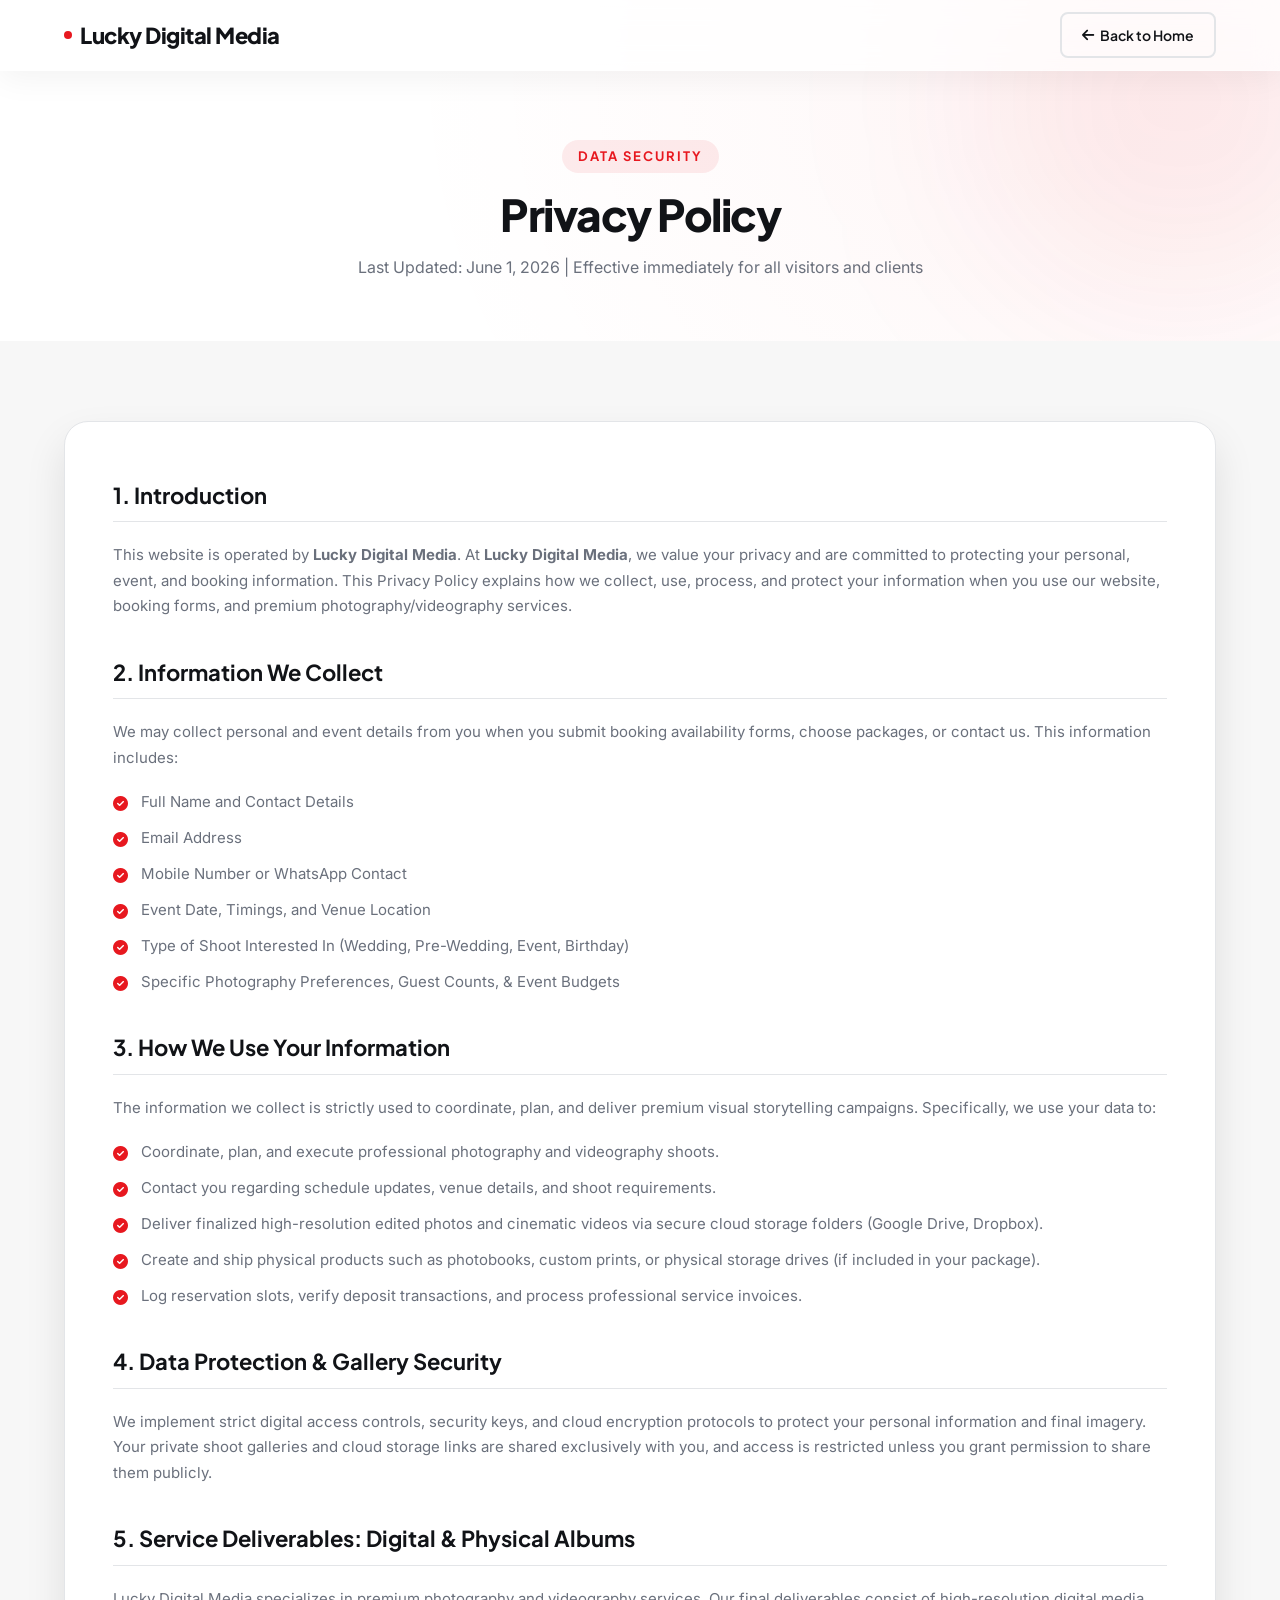
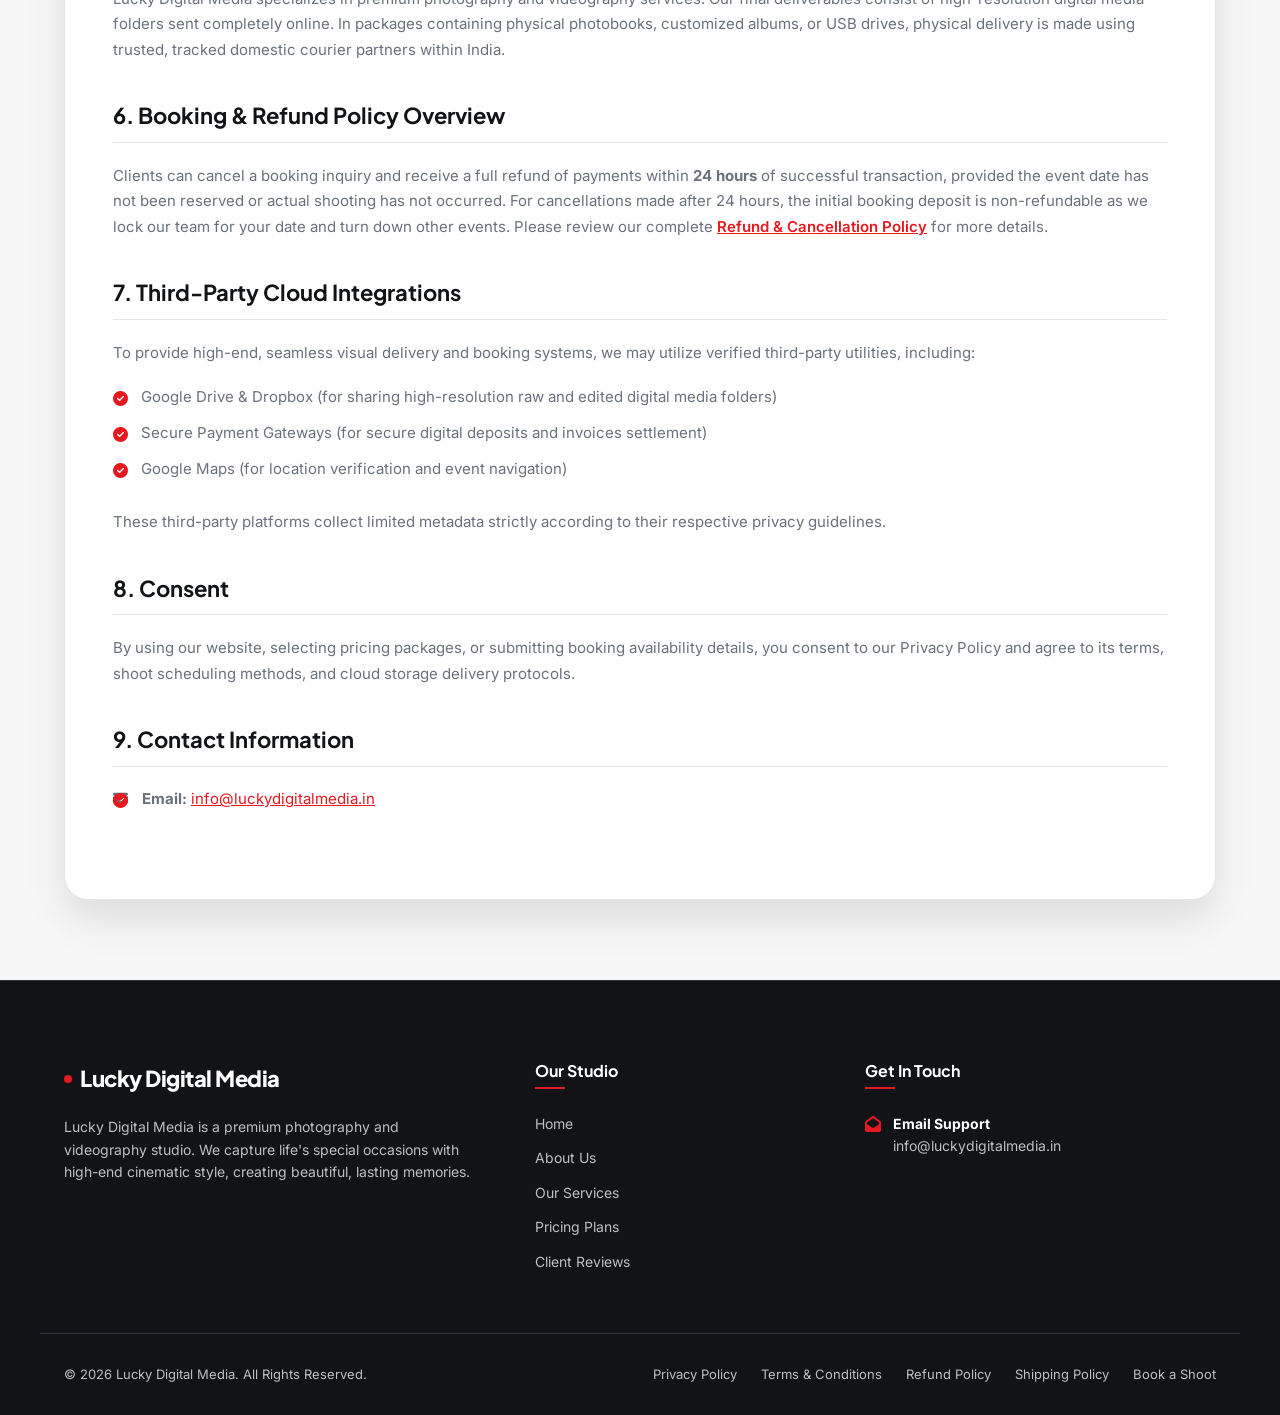
<file: privacy.html>
<!DOCTYPE html>
<html lang="en">
<head>
  <meta charset="UTF-8">
  <meta name="viewport" content="width=device-width, initial-scale=1.0">
  
  <!-- SEO Meta Content -->
  <title>Privacy Policy | Lucky Digital Media</title>
  <meta name="description" content="Read the Privacy Policy for Lucky Digital Media. Learn how we collect, use, safeguard, and secure your personal, event, and booking data.">
  <meta name="robots" content="noindex, follow"> <!-- Avoid duplicate landing page SEO indexing -->
  
  <!-- Icons & Fonts -->
  <link rel="stylesheet" href="https://cdnjs.cloudflare.com/ajax/libs/font-awesome/6.4.0/css/all.min.css">
  <link rel="stylesheet" href="css/style.css">
</head>
<body>

  <!-- Sticky Glassmorphic Header -->
  <header class="header scrolled" id="header" style="background-color: var(--glass-bg); backdrop-filter: blur(12px); -webkit-backdrop-filter: blur(12px); border-bottom: 1px solid var(--glass-border); box-shadow: var(--glass-shadow); padding: 12px 0;">
    <div class="container header-container">
      <a href="index.html" class="logo">
        <span class="logo-dot"></span>Lucky Digital Media
      </a>
      
      <div class="header-cta">
        <a href="index.html" class="btn btn-secondary" style="padding: 10px 20px; font-size: 14px; gap: 6px;"><i class="fas fa-arrow-left"></i> Back to Home</a>
      </div>
    </div>
  </header>

  <!-- Hero Section -->
  <section class="hero" id="hero" style="padding: 140px 0 60px 0; background: radial-gradient(circle at 80% 20%, hsla(358, 81%, 50%, 0.03) 0%, transparent 60%);">
    <div class="container" style="text-align: center;">
      <span class="section-tag">Data Security</span>
      <h1 style="font-size: 44px; font-weight: 800; margin-bottom: 16px;">Privacy Policy</h1>
      <p style="color: var(--text-muted); font-size: 16px;">Last Updated: June 1, 2026 | Effective immediately for all visitors and clients</p>
    </div>
  </section>

  <!-- Policy Content Section -->
  <section class="section section-bg-light" style="padding: 40px 0 80px 0;">
    <div class="container">
      <div class="policy-content-box">
        
        <h2>1. Introduction</h2>
        <p>This website is operated by <strong>Lucky Digital Media</strong>. At <strong>Lucky Digital Media</strong>, we value your privacy and are committed to protecting your personal, event, and booking information. This Privacy Policy explains how we collect, use, process, and protect your information when you use our website, booking forms, and premium photography/videography services.</p>
        
        <h2>2. Information We Collect</h2>
        <p>We may collect personal and event details from you when you submit booking availability forms, choose packages, or contact us. This information includes:</p>
        <ul>
          <li>Full Name and Contact Details</li>
          <li>Email Address</li>
          <li>Mobile Number or WhatsApp Contact</li>
          <li>Event Date, Timings, and Venue Location</li>
          <li>Type of Shoot Interested In (Wedding, Pre-Wedding, Event, Birthday)</li>
          <li>Specific Photography Preferences, Guest Counts, & Event Budgets</li>
        </ul>
        
        <h2>3. How We Use Your Information</h2>
        <p>The information we collect is strictly used to coordinate, plan, and deliver premium visual storytelling campaigns. Specifically, we use your data to:</p>
        <ul>
          <li>Coordinate, plan, and execute professional photography and videography shoots.</li>
          <li>Contact you regarding schedule updates, venue details, and shoot requirements.</li>
          <li>Deliver finalized high-resolution edited photos and cinematic videos via secure cloud storage folders (Google Drive, Dropbox).</li>
          <li>Create and ship physical products such as photobooks, custom prints, or physical storage drives (if included in your package).</li>
          <li>Log reservation slots, verify deposit transactions, and process professional service invoices.</li>
        </ul>
        
        <h2>4. Data Protection & Gallery Security</h2>
        <p>We implement strict digital access controls, security keys, and cloud encryption protocols to protect your personal information and final imagery. Your private shoot galleries and cloud storage links are shared exclusively with you, and access is restricted unless you grant permission to share them publicly.</p>
        
        <h2>5. Service Deliverables: Digital & Physical Albums</h2>
        <p>Lucky Digital Media specializes in premium photography and videography services. Our final deliverables consist of high-resolution digital media folders sent completely online. In packages containing physical photobooks, customized albums, or USB drives, physical delivery is made using trusted, tracked domestic courier partners within India.</p>
        
        <h2>6. Booking & Refund Policy Overview</h2>
        <p>Clients can cancel a booking inquiry and receive a full refund of payments within <strong>24 hours</strong> of successful transaction, provided the event date has not been reserved or actual shooting has not occurred. For cancellations made after 24 hours, the initial booking deposit is non-refundable as we lock our team for your date and turn down other events. Please review our complete <a href="refund.html" style="color: var(--primary); font-weight: 600; text-decoration: underline;">Refund & Cancellation Policy</a> for more details.</p>
        
        <h2>7. Third-Party Cloud Integrations</h2>
        <p>To provide high-end, seamless visual delivery and booking systems, we may utilize verified third-party utilities, including:</p>
        <ul>
          <li>Google Drive & Dropbox (for sharing high-resolution raw and edited digital media folders)</li>
          <li>Secure Payment Gateways (for secure digital deposits and invoices settlement)</li>
          <li>Google Maps (for location verification and event navigation)</li>
        </ul>
        <p>These third-party platforms collect limited metadata strictly according to their respective privacy guidelines.</p>
        
        <h2>8. Consent</h2>
        <p>By using our website, selecting pricing packages, or submitting booking availability details, you consent to our Privacy Policy and agree to its terms, shoot scheduling methods, and cloud storage delivery protocols.</p>
        
        <h2>9. Contact Information</h2>
        <ul style="list-style: none;">
          <li style="padding-left: 0;"><i class="fas fa-envelope text-primary" style="margin-right: 10px;"></i> <strong>Email:</strong> <a href="mailto:info@luckydigitalmedia.in" style="color: var(--primary); text-decoration: underline;">info@luckydigitalmedia.in</a></li>
        </ul>
        
      </div>
    </div>
  </section>

  <!-- Footer Section -->
  <footer class="footer">
    <div class="container footer-grid">
      
      <div class="footer-brand">
        <a href="index.html" class="logo">
          <span class="logo-dot"></span>Lucky Digital Media
        </a>
        <p class="footer-desc">Lucky Digital Media is a premium photography and videography studio. We capture life's special occasions with high-end cinematic style, creating beautiful, lasting memories.</p>
      </div>
      
      <div class="footer-column">
        <h4>Our Studio</h4>
        <div class="footer-links">
          <a href="index.html#hero">Home</a>
          <a href="index.html#about">About Us</a>
          <a href="index.html#sliders">Our Services</a>
          <a href="index.html#pricing">Pricing Plans</a>
          <a href="index.html#testimonials">Client Reviews</a>
        </div>
      </div>
      
      <div class="footer-column">
        <h4>Get In Touch</h4>
        <div class="footer-contact">
          <a href="mailto:info@luckydigitalmedia.in" class="footer-contact-item">
            <i class="fas fa-envelope-open"></i>
            <div>
              <strong>Email Support</strong>
              <p>info@luckydigitalmedia.in</p>
            </div>
          </a>
        </div>
      </div>
      
    </div>
    
    <div class="container footer-bottom">
      <p class="footer-copyright">&copy; 2026 Lucky Digital Media. All Rights Reserved.</p>
      <div class="footer-bottom-links">
        <a href="privacy.html">Privacy Policy</a>
        <a href="terms.html">Terms & Conditions</a>
        <a href="refund.html">Refund Policy</a>
        <a href="shipping.html">Shipping Policy</a>
        <a href="index.html#consultation">Book a Shoot</a>
      </div>
    </div>
  </footer>



  <!-- Back to Top Button -->
  <div class="back-to-top" id="backToTop" aria-label="Scroll to Top">
    <i class="fas fa-arrow-up"></i>
  </div>

  <script>
    const backToTopBtn = document.getElementById('backToTop');
    window.addEventListener('scroll', () => {
      if (window.scrollY > 400) {
        backToTopBtn.classList.add('show');
      } else {
        backToTopBtn.classList.remove('show');
      }
    });
    backToTopBtn.addEventListener('click', () => {
      window.scrollTo({ top: 0, behavior: 'smooth' });
    });
  </script>
</body>
</html>
</file>
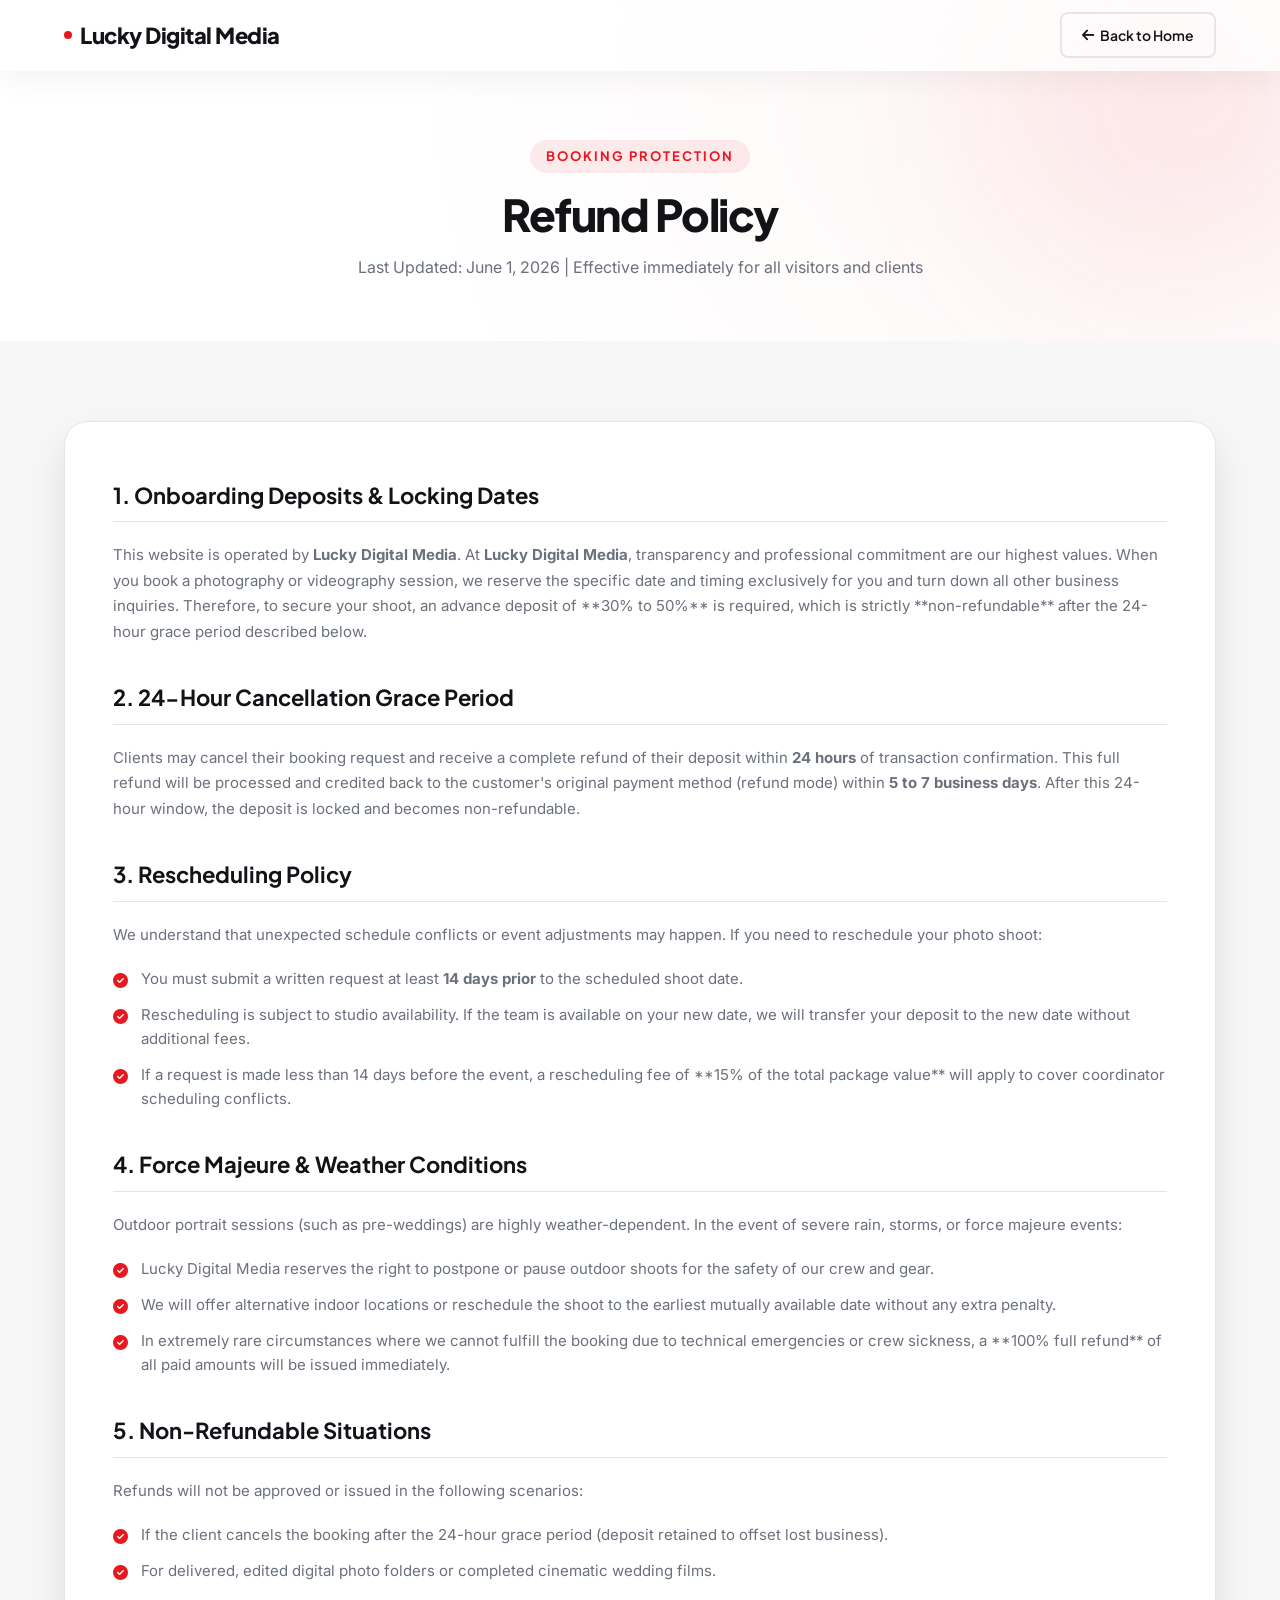
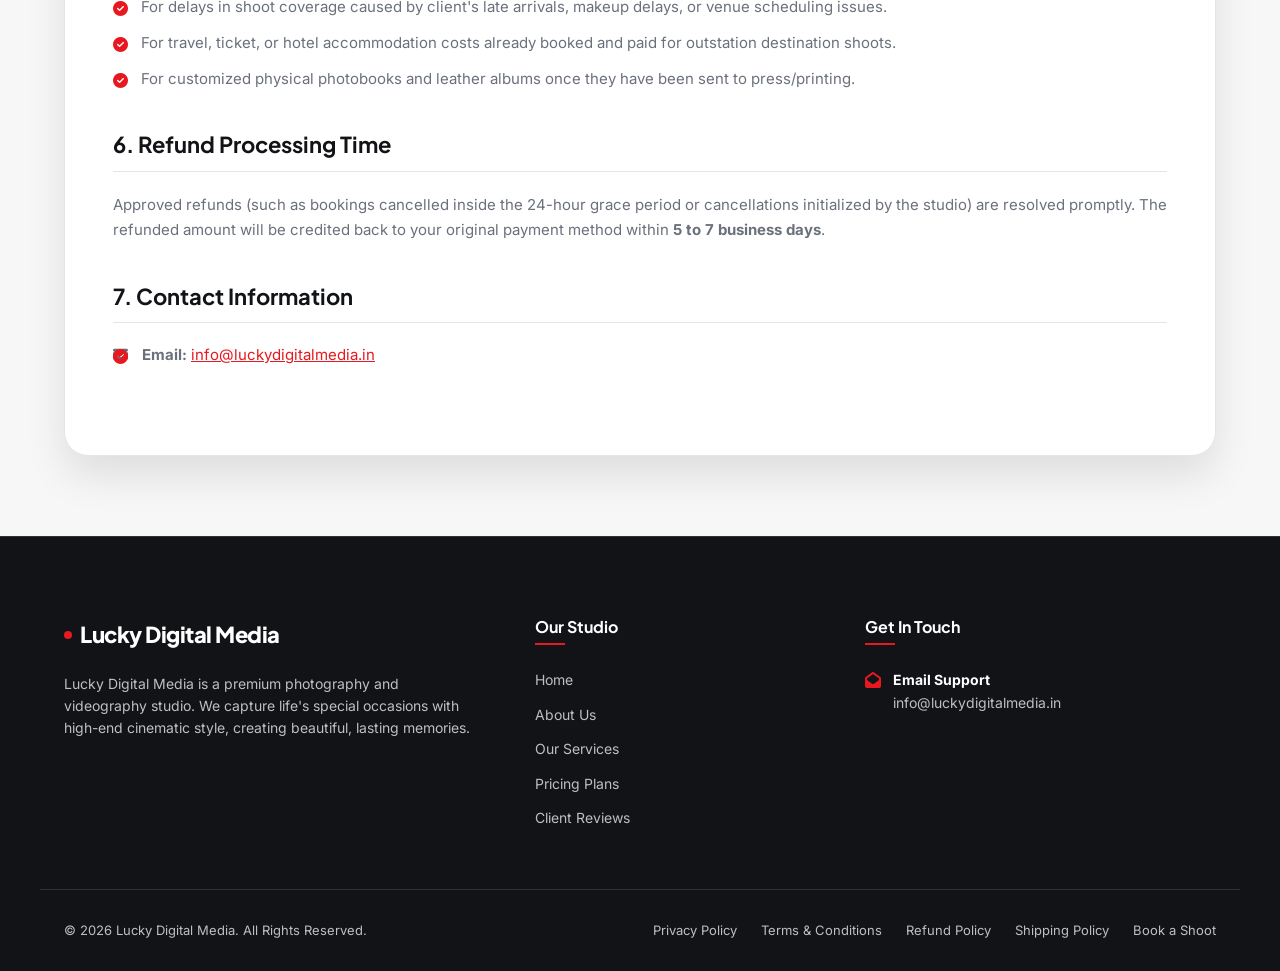
<file: refund.html>
<!DOCTYPE html>
<html lang="en">
<head>
  <meta charset="UTF-8">
  <meta name="viewport" content="width=device-width, initial-scale=1.0">
  
  <!-- SEO Meta Content -->
  <title>Refund & Cancellation Policy | Lucky Digital Media</title>
  <meta name="description" content="Review the Refund and Cancellation Policy for Lucky Digital Media. Learn about shoot cancellations, booking deposits, eligibility criteria, and rescheduling.">
  <meta name="robots" content="noindex, follow"> <!-- Avoid duplicate landing page SEO indexing -->
  
  <!-- Icons & Fonts -->
  <link rel="stylesheet" href="https://cdnjs.cloudflare.com/ajax/libs/font-awesome/6.4.0/css/all.min.css">
  <link rel="stylesheet" href="css/style.css">
</head>
<body>

  <!-- Sticky Glassmorphic Header -->
  <header class="header scrolled" id="header" style="background-color: var(--glass-bg); backdrop-filter: blur(12px); -webkit-backdrop-filter: blur(12px); border-bottom: 1px solid var(--glass-border); box-shadow: var(--glass-shadow); padding: 12px 0;">
    <div class="container header-container">
      <a href="index.html" class="logo">
        <span class="logo-dot"></span>Lucky Digital Media
      </a>
      
      <div class="header-cta">
        <a href="index.html" class="btn btn-secondary" style="padding: 10px 20px; font-size: 14px; gap: 6px;"><i class="fas fa-arrow-left"></i> Back to Home</a>
      </div>
    </div>
  </header>

  <!-- Hero Section -->
  <section class="hero" id="hero" style="padding: 140px 0 60px 0; background: radial-gradient(circle at 80% 20%, hsla(358, 81%, 50%, 0.03) 0%, transparent 60%);">
    <div class="container" style="text-align: center;">
      <span class="section-tag">Booking Protection</span>
      <h1 style="font-size: 44px; font-weight: 800; margin-bottom: 16px;">Refund Policy</h1>
      <p style="color: var(--text-muted); font-size: 16px;">Last Updated: June 1, 2026 | Effective immediately for all visitors and clients</p>
    </div>
  </section>

  <!-- Policy Content Section -->
  <section class="section section-bg-light" style="padding: 40px 0 80px 0;">
    <div class="container">
      <div class="policy-content-box">
        
        <h2>1. Onboarding Deposits & Locking Dates</h2>
        <p>This website is operated by <strong>Lucky Digital Media</strong>. At <strong>Lucky Digital Media</strong>, transparency and professional commitment are our highest values. When you book a photography or videography session, we reserve the specific date and timing exclusively for you and turn down all other business inquiries. Therefore, to secure your shoot, an advance deposit of **30% to 50%** is required, which is strictly **non-refundable** after the 24-hour grace period described below.</p>
        
        <h2>2. 24-Hour Cancellation Grace Period</h2>
        <p>Clients may cancel their booking request and receive a complete refund of their deposit within <strong>24 hours</strong> of transaction confirmation. This full refund will be processed and credited back to the customer's original payment method (refund mode) within <strong>5 to 7 business days</strong>. After this 24-hour window, the deposit is locked and becomes non-refundable.</p>

        <h2>3. Rescheduling Policy</h2>
        <p>We understand that unexpected schedule conflicts or event adjustments may happen. If you need to reschedule your photo shoot:</p>
        <ul>
          <li>You must submit a written request at least <strong>14 days prior</strong> to the scheduled shoot date.</li>
          <li>Rescheduling is subject to studio availability. If the team is available on your new date, we will transfer your deposit to the new date without additional fees.</li>
          <li>If a request is made less than 14 days before the event, a rescheduling fee of **15% of the total package value** will apply to cover coordinator scheduling conflicts.</li>
        </ul>
        
        <h2>4. Force Majeure & Weather Conditions</h2>
        <p>Outdoor portrait sessions (such as pre-weddings) are highly weather-dependent. In the event of severe rain, storms, or force majeure events:</p>
        <ul>
          <li>Lucky Digital Media reserves the right to postpone or pause outdoor shoots for the safety of our crew and gear.</li>
          <li>We will offer alternative indoor locations or reschedule the shoot to the earliest mutually available date without any extra penalty.</li>
          <li>In extremely rare circumstances where we cannot fulfill the booking due to technical emergencies or crew sickness, a **100% full refund** of all paid amounts will be issued immediately.</li>
        </ul>
        
        <h2>5. Non-Refundable Situations</h2>
        <p>Refunds will not be approved or issued in the following scenarios:</p>
        <ul>
          <li>If the client cancels the booking after the 24-hour grace period (deposit retained to offset lost business).</li>
          <li>For delivered, edited digital photo folders or completed cinematic wedding films.</li>
          <li>For delays in shoot coverage caused by client's late arrivals, makeup delays, or venue scheduling issues.</li>
          <li>For travel, ticket, or hotel accommodation costs already booked and paid for outstation destination shoots.</li>
          <li>For customized physical photobooks and leather albums once they have been sent to press/printing.</li>
        </ul>
        
        <h2>6. Refund Processing Time</h2>
        <p>Approved refunds (such as bookings cancelled inside the 24-hour grace period or cancellations initialized by the studio) are resolved promptly. The refunded amount will be credited back to your original payment method within <strong>5 to 7 business days</strong>.</p>
        
        <h2>7. Contact Information</h2>
        <ul style="list-style: none;">
          <li style="padding-left: 0;"><i class="fas fa-envelope text-primary" style="margin-right: 10px;"></i> <strong>Email:</strong> <a href="mailto:info@luckydigitalmedia.in" style="color: var(--primary); text-decoration: underline;">info@luckydigitalmedia.in</a></li>
        </ul>
        
      </div>
    </div>
  </section>

  <!-- Footer Section -->
  <footer class="footer">
    <div class="container footer-grid">
      
      <div class="footer-brand">
        <a href="index.html" class="logo">
          <span class="logo-dot"></span>Lucky Digital Media
        </a>
        <p class="footer-desc">Lucky Digital Media is a premium photography and videography studio. We capture life's special occasions with high-end cinematic style, creating beautiful, lasting memories.</p>
      </div>
      
      <div class="footer-column">
        <h4>Our Studio</h4>
        <div class="footer-links">
          <a href="index.html#hero">Home</a>
          <a href="index.html#about">About Us</a>
          <a href="index.html#sliders">Our Services</a>
          <a href="index.html#pricing">Pricing Plans</a>
          <a href="index.html#testimonials">Client Reviews</a>
        </div>
      </div>
      
      <div class="footer-column">
        <h4>Get In Touch</h4>
        <div class="footer-contact">
          <a href="mailto:info@luckydigitalmedia.in" class="footer-contact-item">
            <i class="fas fa-envelope-open"></i>
            <div>
              <strong>Email Support</strong>
              <p>info@luckydigitalmedia.in</p>
            </div>
          </a>
        </div>
      </div>
      
    </div>
    
    <div class="container footer-bottom">
      <p class="footer-copyright">&copy; 2026 Lucky Digital Media. All Rights Reserved.</p>
      <div class="footer-bottom-links">
        <a href="privacy.html">Privacy Policy</a>
        <a href="terms.html">Terms & Conditions</a>
        <a href="refund.html">Refund Policy</a>
        <a href="shipping.html">Shipping Policy</a>
        <a href="index.html#consultation">Book a Shoot</a>
      </div>
    </div>
  </footer>



  <!-- Back to Top Button -->
  <div class="back-to-top" id="backToTop" aria-label="Scroll to Top">
    <i class="fas fa-arrow-up"></i>
  </div>

  <script>
    const backToTopBtn = document.getElementById('backToTop');
    window.addEventListener('scroll', () => {
      if (window.scrollY > 400) {
        backToTopBtn.classList.add('show');
      } else {
        backToTopBtn.classList.remove('show');
      }
    });
    backToTopBtn.addEventListener('click', () => {
      window.scrollTo({ top: 0, behavior: 'smooth' });
    });
  </script>
</body>
</html>
</file>
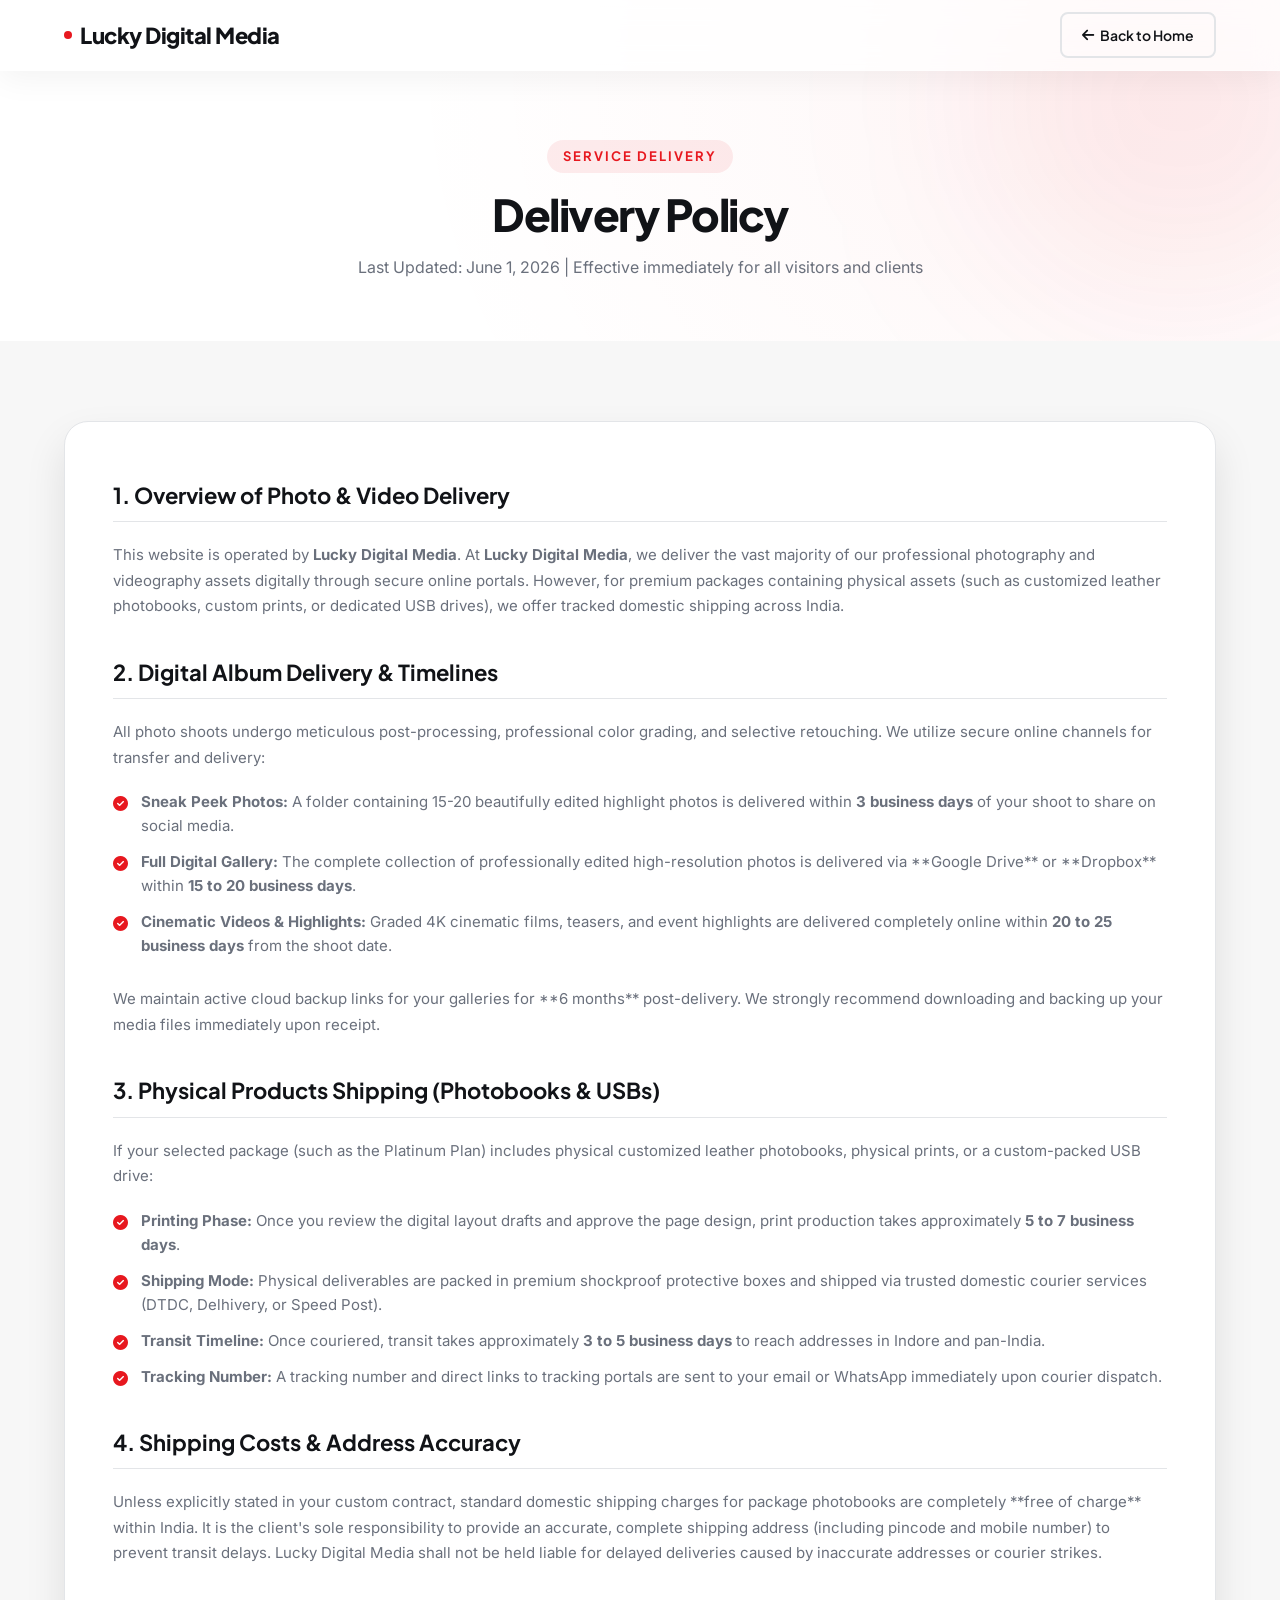
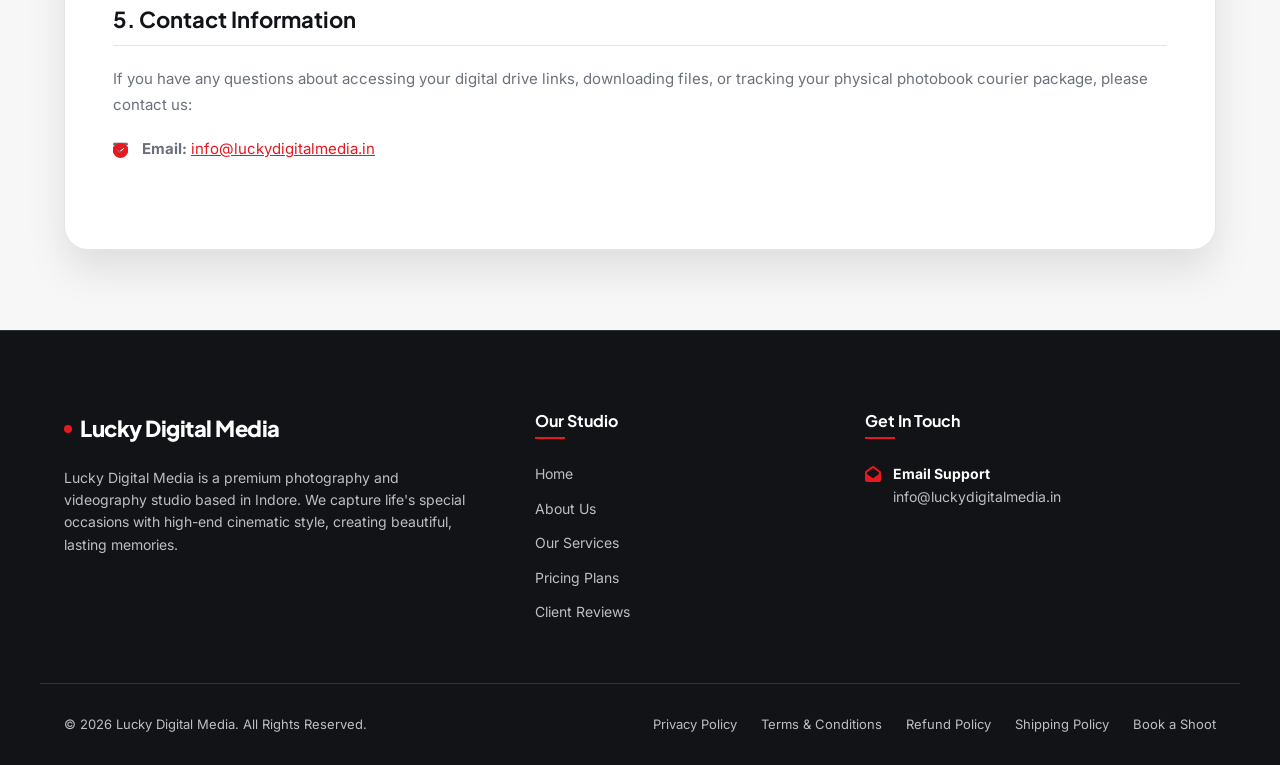
<file: shipping.html>
<!DOCTYPE html>
<html lang="en">
<head>
  <meta charset="UTF-8">
  <meta name="viewport" content="width=device-width, initial-scale=1.0">
  
  <!-- SEO Meta Content -->
  <title>Photo & Video Delivery Policy | Lucky Digital Media</title>
  <meta name="description" content="Review the Photo and Video Delivery Policy for Lucky Digital Media. Understand our digital cloud gallery systems, delivery timelines, and physical photobook shipping.">
  <meta name="robots" content="noindex, follow"> <!-- Avoid duplicate landing page SEO indexing -->
  
  <!-- Icons & Fonts -->
  <link rel="stylesheet" href="https://cdnjs.cloudflare.com/ajax/libs/font-awesome/6.4.0/css/all.min.css">
  <link rel="stylesheet" href="css/style.css">
</head>
<body>

  <!-- Sticky Glassmorphic Header -->
  <header class="header scrolled" id="header" style="background-color: var(--glass-bg); backdrop-filter: blur(12px); -webkit-backdrop-filter: blur(12px); border-bottom: 1px solid var(--glass-border); box-shadow: var(--glass-shadow); padding: 12px 0;">
    <div class="container header-container">
      <a href="index.html" class="logo">
        <span class="logo-dot"></span>Lucky Digital Media
      </a>
      
      <div class="header-cta">
        <a href="index.html" class="btn btn-secondary" style="padding: 10px 20px; font-size: 14px; gap: 6px;"><i class="fas fa-arrow-left"></i> Back to Home</a>
      </div>
    </div>
  </header>

  <!-- Hero Section -->
  <section class="hero" id="hero" style="padding: 140px 0 60px 0; background: radial-gradient(circle at 80% 20%, hsla(358, 81%, 50%, 0.03) 0%, transparent 60%);">
    <div class="container" style="text-align: center;">
      <span class="section-tag">Service Delivery</span>
      <h1 style="font-size: 44px; font-weight: 800; margin-bottom: 16px;">Delivery Policy</h1>
      <p style="color: var(--text-muted); font-size: 16px;">Last Updated: June 1, 2026 | Effective immediately for all visitors and clients</p>
    </div>
  </section>

  <!-- Policy Content Section -->
  <section class="section section-bg-light" style="padding: 40px 0 80px 0;">
    <div class="container">
      <div class="policy-content-box">
        
        <h2>1. Overview of Photo & Video Delivery</h2>
        <p>This website is operated by <strong>Lucky Digital Media</strong>. At <strong>Lucky Digital Media</strong>, we deliver the vast majority of our professional photography and videography assets digitally through secure online portals. However, for premium packages containing physical assets (such as customized leather photobooks, custom prints, or dedicated USB drives), we offer tracked domestic shipping across India.</p>
        
        <h2>2. Digital Album Delivery & Timelines</h2>
        <p>All photo shoots undergo meticulous post-processing, professional color grading, and selective retouching. We utilize secure online channels for transfer and delivery:</p>
        <ul>
          <li><strong>Sneak Peek Photos:</strong> A folder containing 15-20 beautifully edited highlight photos is delivered within <strong>3 business days</strong> of your shoot to share on social media.</li>
          <li><strong>Full Digital Gallery:</strong> The complete collection of professionally edited high-resolution photos is delivered via **Google Drive** or **Dropbox** within <strong>15 to 20 business days</strong>.</li>
          <li><strong>Cinematic Videos & Highlights:</strong> Graded 4K cinematic films, teasers, and event highlights are delivered completely online within <strong>20 to 25 business days</strong> from the shoot date.</li>
        </ul>
        <p>We maintain active cloud backup links for your galleries for **6 months** post-delivery. We strongly recommend downloading and backing up your media files immediately upon receipt.</p>
        
        <h2>3. Physical Products Shipping (Photobooks & USBs)</h2>
        <p>If your selected package (such as the Platinum Plan) includes physical customized leather photobooks, physical prints, or a custom-packed USB drive:</p>
        <ul>
          <li><strong>Printing Phase:</strong> Once you review the digital layout drafts and approve the page design, print production takes approximately <strong>5 to 7 business days</strong>.</li>
          <li><strong>Shipping Mode:</strong> Physical deliverables are packed in premium shockproof protective boxes and shipped via trusted domestic courier services (DTDC, Delhivery, or Speed Post).</li>
          <li><strong>Transit Timeline:</strong> Once couriered, transit takes approximately <strong>3 to 5 business days</strong> to reach addresses in Indore and pan-India.</li>
          <li><strong>Tracking Number:</strong> A tracking number and direct links to tracking portals are sent to your email or WhatsApp immediately upon courier dispatch.</li>
        </ul>
        
        <h2>4. Shipping Costs & Address Accuracy</h2>
        <p>Unless explicitly stated in your custom contract, standard domestic shipping charges for package photobooks are completely **free of charge** within India. It is the client's sole responsibility to provide an accurate, complete shipping address (including pincode and mobile number) to prevent transit delays. Lucky Digital Media shall not be held liable for delayed deliveries caused by inaccurate addresses or courier strikes.</p>
        
        <h2>5. Contact Information</h2>
        <p>If you have any questions about accessing your digital drive links, downloading files, or tracking your physical photobook courier package, please contact us:</p>
        <ul style="list-style: none;">
          <li style="padding-left: 0;"><i class="fas fa-envelope text-primary" style="margin-right: 10px;"></i> <strong>Email:</strong> <a href="mailto:info@luckydigitalmedia.in" style="color: var(--primary); text-decoration: underline;">info@luckydigitalmedia.in</a></li>
        </ul>
        
      </div>
    </div>
  </section>

  <!-- Footer Section -->
  <footer class="footer">
    <div class="container footer-grid">
      
      <div class="footer-brand">
        <a href="index.html" class="logo">
          <span class="logo-dot"></span>Lucky Digital Media
        </a>
        <p class="footer-desc">Lucky Digital Media is a premium photography and videography studio based in Indore. We capture life's special occasions with high-end cinematic style, creating beautiful, lasting memories.</p>
      </div>
      
      <div class="footer-column">
        <h4>Our Studio</h4>
        <div class="footer-links">
          <a href="index.html#hero">Home</a>
          <a href="index.html#about">About Us</a>
          <a href="index.html#sliders">Our Services</a>
          <a href="index.html#pricing">Pricing Plans</a>
          <a href="index.html#testimonials">Client Reviews</a>
        </div>
      </div>
      
      <div class="footer-column">
        <h4>Get In Touch</h4>
        <div class="footer-contact">
          <a href="mailto:info@luckydigitalmedia.in" class="footer-contact-item">
            <i class="fas fa-envelope-open"></i>
            <div>
              <strong>Email Support</strong>
              <p>info@luckydigitalmedia.in</p>
            </div>
          </a>
        </div>
      </div>
      
    </div>
    
    <div class="container footer-bottom">
      <p class="footer-copyright">&copy; 2026 Lucky Digital Media. All Rights Reserved.</p>
      <div class="footer-bottom-links">
        <a href="privacy.html">Privacy Policy</a>
        <a href="terms.html">Terms & Conditions</a>
        <a href="refund.html">Refund Policy</a>
        <a href="shipping.html">Shipping Policy</a>
        <a href="index.html#consultation">Book a Shoot</a>
      </div>
    </div>
  </footer>



  <!-- Back to Top Button -->
  <div class="back-to-top" id="backToTop" aria-label="Scroll to Top">
    <i class="fas fa-arrow-up"></i>
  </div>

  <script>
    const backToTopBtn = document.getElementById('backToTop');
    window.addEventListener('scroll', () => {
      if (window.scrollY > 400) {
        backToTopBtn.classList.add('show');
      } else {
        backToTopBtn.classList.remove('show');
      }
    });
    backToTopBtn.addEventListener('click', () => {
      window.scrollTo({ top: 0, behavior: 'smooth' });
    });
  </script>
</body>
</html>
</file>
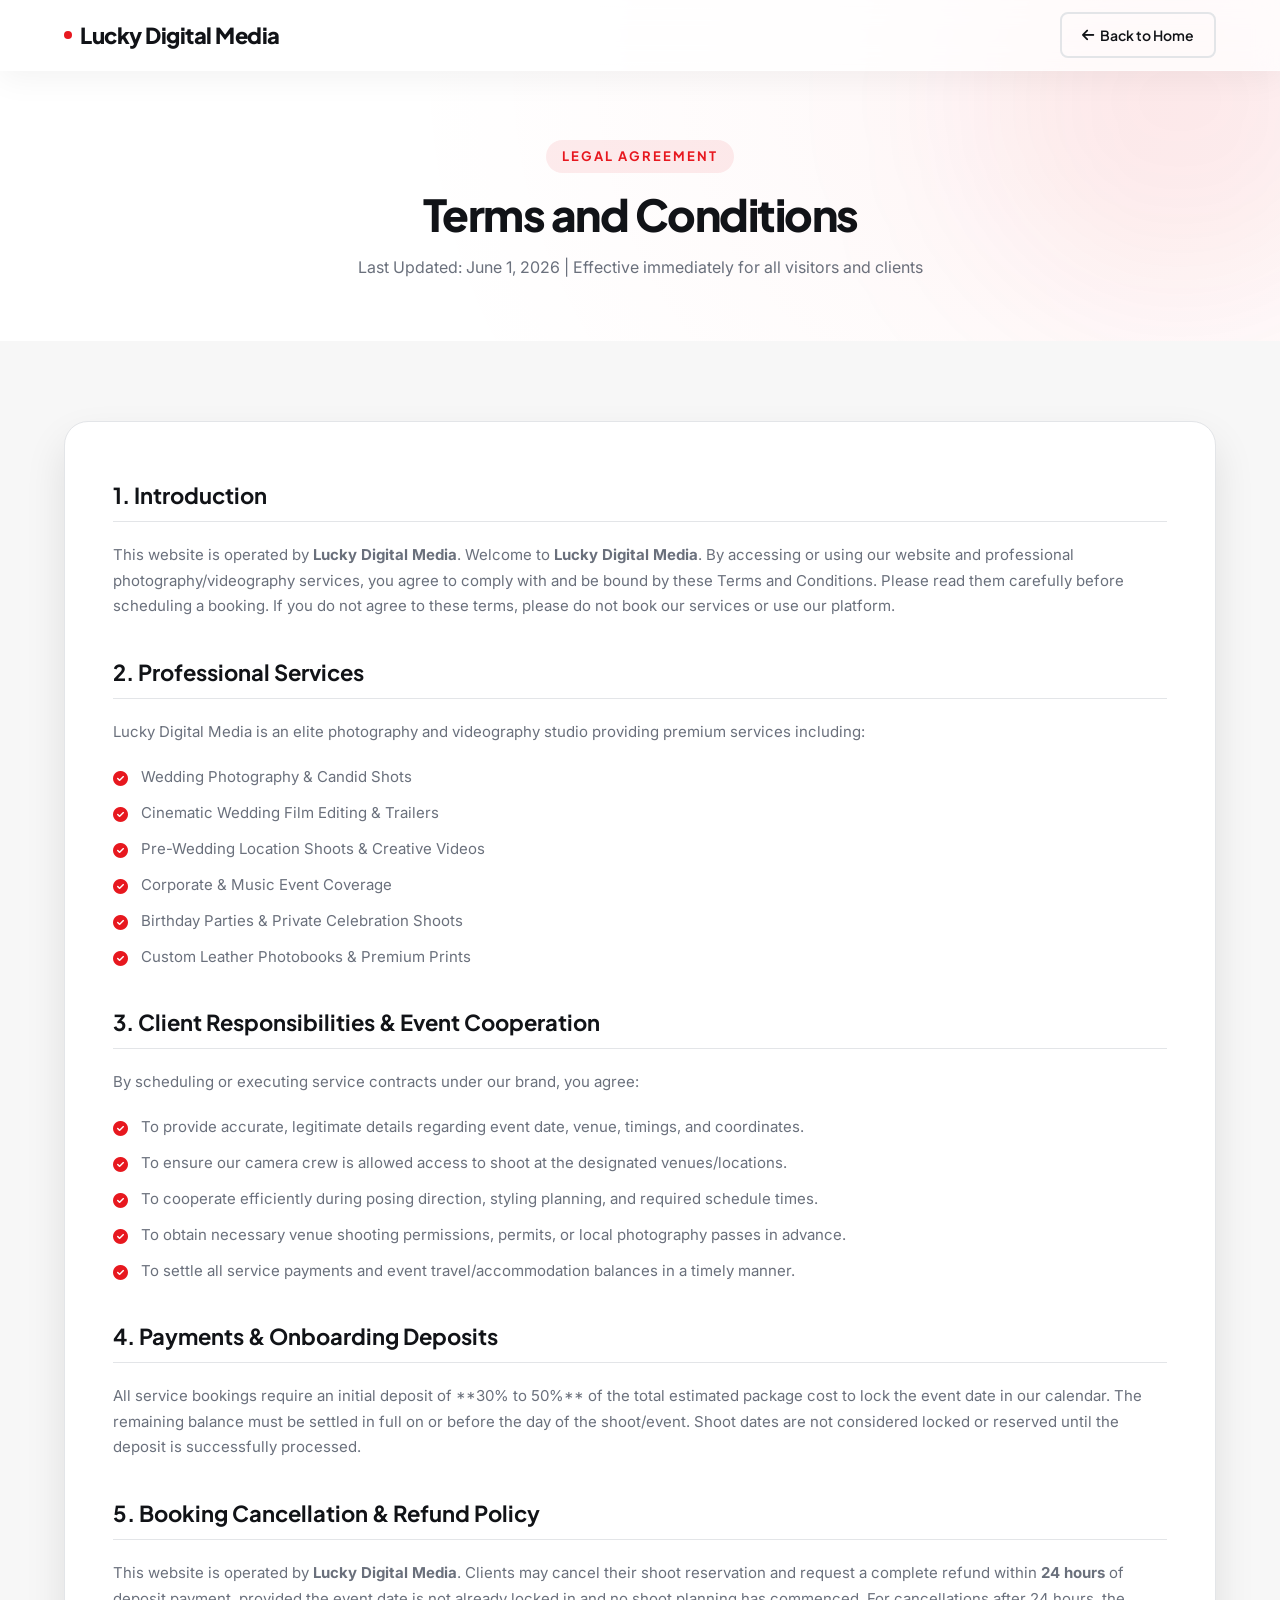
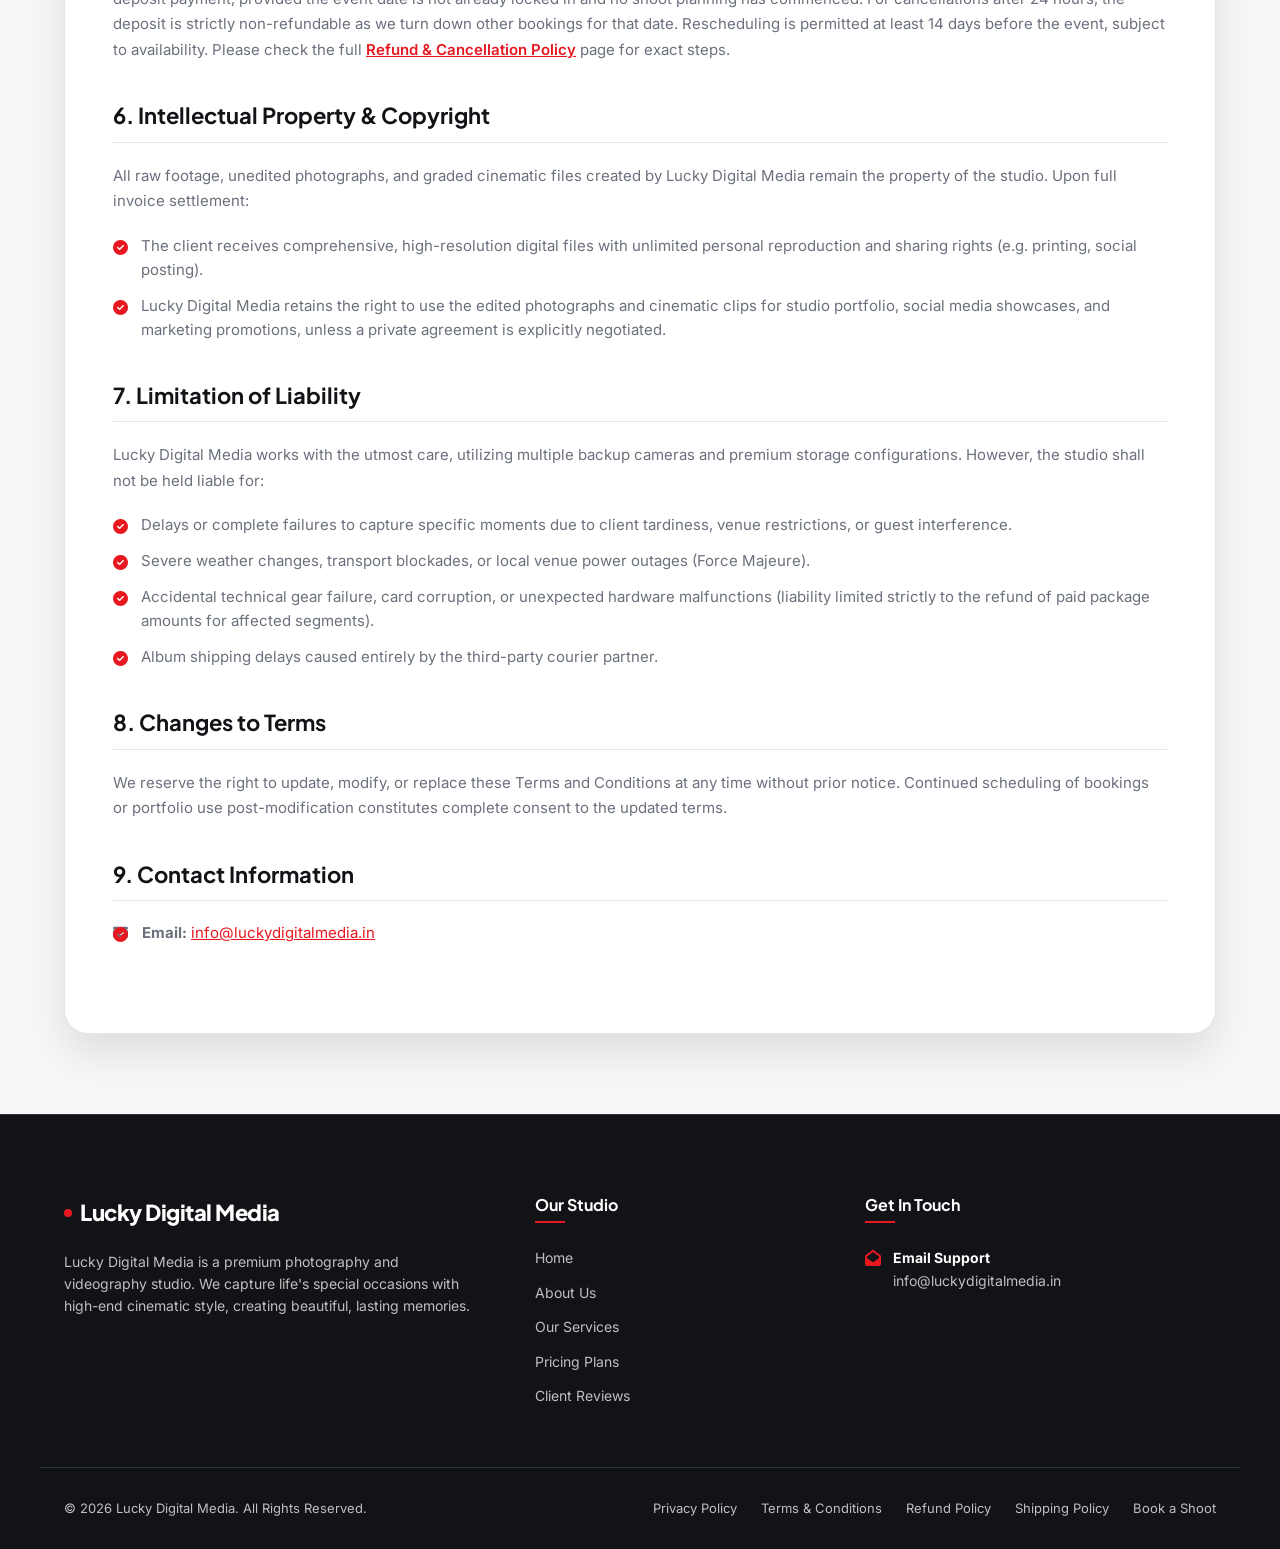
<file: terms.html>
<!DOCTYPE html>
<html lang="en">
<head>
  <meta charset="UTF-8">
  <meta name="viewport" content="width=device-width, initial-scale=1.0">
  
  <!-- SEO Meta Content -->
  <title>Terms & Conditions | Lucky Digital Media</title>
  <meta name="description" content="Read the Terms and Conditions for Lucky Digital Media. Learn about our photography bookings, user responsibilities, copyright terms, and payment structures.">
  <meta name="robots" content="noindex, follow"> <!-- Avoid duplicate landing page SEO indexing -->
  
  <!-- Icons & Fonts -->
  <link rel="stylesheet" href="https://cdnjs.cloudflare.com/ajax/libs/font-awesome/6.4.0/css/all.min.css">
  <link rel="stylesheet" href="css/style.css">
</head>
<body>

  <!-- Sticky Glassmorphic Header -->
  <header class="header scrolled" id="header" style="background-color: var(--glass-bg); backdrop-filter: blur(12px); -webkit-backdrop-filter: blur(12px); border-bottom: 1px solid var(--glass-border); box-shadow: var(--glass-shadow); padding: 12px 0;">
    <div class="container header-container">
      <a href="index.html" class="logo">
        <span class="logo-dot"></span>Lucky Digital Media
      </a>
      
      <div class="header-cta">
        <a href="index.html" class="btn btn-secondary" style="padding: 10px 20px; font-size: 14px; gap: 6px;"><i class="fas fa-arrow-left"></i> Back to Home</a>
      </div>
    </div>
  </header>

  <!-- Hero Section -->
  <section class="hero" id="hero" style="padding: 140px 0 60px 0; background: radial-gradient(circle at 80% 20%, hsla(358, 81%, 50%, 0.03) 0%, transparent 60%);">
    <div class="container" style="text-align: center;">
      <span class="section-tag">Legal Agreement</span>
      <h1 style="font-size: 44px; font-weight: 800; margin-bottom: 16px;">Terms and Conditions</h1>
      <p style="color: var(--text-muted); font-size: 16px;">Last Updated: June 1, 2026 | Effective immediately for all visitors and clients</p>
    </div>
  </section>

  <!-- Policy Content Section -->
  <section class="section section-bg-light" style="padding: 40px 0 80px 0;">
    <div class="container">
      <div class="policy-content-box">
        
        <h2>1. Introduction</h2>
        <p>This website is operated by <strong>Lucky Digital Media</strong>. Welcome to <strong>Lucky Digital Media</strong>. By accessing or using our website and professional photography/videography services, you agree to comply with and be bound by these Terms and Conditions. Please read them carefully before scheduling a booking. If you do not agree to these terms, please do not book our services or use our platform.</p>
        
        <h2>2. Professional Services</h2>
        <p>Lucky Digital Media is an elite photography and videography studio providing premium services including:</p>
        <ul>
          <li>Wedding Photography & Candid Shots</li>
          <li>Cinematic Wedding Film Editing & Trailers</li>
          <li>Pre-Wedding Location Shoots & Creative Videos</li>
          <li>Corporate & Music Event Coverage</li>
          <li>Birthday Parties & Private Celebration Shoots</li>
          <li>Custom Leather Photobooks & Premium Prints</li>
        </ul>
        
        <h2>3. Client Responsibilities & Event Cooperation</h2>
        <p>By scheduling or executing service contracts under our brand, you agree:</p>
        <ul>
          <li>To provide accurate, legitimate details regarding event date, venue, timings, and coordinates.</li>
          <li>To ensure our camera crew is allowed access to shoot at the designated venues/locations.</li>
          <li>To cooperate efficiently during posing direction, styling planning, and required schedule times.</li>
          <li>To obtain necessary venue shooting permissions, permits, or local photography passes in advance.</li>
          <li>To settle all service payments and event travel/accommodation balances in a timely manner.</li>
        </ul>
        
        <h2>4. Payments & Onboarding Deposits</h2>
        <p>All service bookings require an initial deposit of **30% to 50%** of the total estimated package cost to lock the event date in our calendar. The remaining balance must be settled in full on or before the day of the shoot/event. Shoot dates are not considered locked or reserved until the deposit is successfully processed.</p>
        
        <h2>5. Booking Cancellation & Refund Policy</h2>
        <p>This website is operated by <strong>Lucky Digital Media</strong>. Clients may cancel their shoot reservation and request a complete refund within <strong>24 hours</strong> of deposit payment, provided the event date is not already locked in and no shoot planning has commenced. For cancellations after 24 hours, the deposit is strictly non-refundable as we turn down other bookings for that date. Rescheduling is permitted at least 14 days before the event, subject to availability. Please check the full <a href="refund.html" style="color: var(--primary); font-weight: 600; text-decoration: underline;">Refund & Cancellation Policy</a> page for exact steps.</p>
        
        <h2>6. Intellectual Property & Copyright</h2>
        <p>All raw footage, unedited photographs, and graded cinematic files created by Lucky Digital Media remain the property of the studio. Upon full invoice settlement:</p>
        <ul>
          <li>The client receives comprehensive, high-resolution digital files with unlimited personal reproduction and sharing rights (e.g. printing, social posting).</li>
          <li>Lucky Digital Media retains the right to use the edited photographs and cinematic clips for studio portfolio, social media showcases, and marketing promotions, unless a private agreement is explicitly negotiated.</li>
        </ul>
        
        <h2>7. Limitation of Liability</h2>
        <p>Lucky Digital Media works with the utmost care, utilizing multiple backup cameras and premium storage configurations. However, the studio shall not be held liable for:</p>
        <ul>
          <li>Delays or complete failures to capture specific moments due to client tardiness, venue restrictions, or guest interference.</li>
          <li>Severe weather changes, transport blockades, or local venue power outages (Force Majeure).</li>
          <li>Accidental technical gear failure, card corruption, or unexpected hardware malfunctions (liability limited strictly to the refund of paid package amounts for affected segments).</li>
          <li>Album shipping delays caused entirely by the third-party courier partner.</li>
        </ul>
        
        <h2>8. Changes to Terms</h2>
        <p>We reserve the right to update, modify, or replace these Terms and Conditions at any time without prior notice. Continued scheduling of bookings or portfolio use post-modification constitutes complete consent to the updated terms.</p>
        
        <h2>9. Contact Information</h2>
        <ul style="list-style: none;">
          <li style="padding-left: 0;"><i class="fas fa-envelope text-primary" style="margin-right: 10px;"></i> <strong>Email:</strong> <a href="mailto:info@luckydigitalmedia.in" style="color: var(--primary); text-decoration: underline;">info@luckydigitalmedia.in</a></li>
        </ul>
        
      </div>
    </div>
  </section>

  <!-- Footer Section -->
  <footer class="footer">
    <div class="container footer-grid">
      
      <div class="footer-brand">
        <a href="index.html" class="logo">
          <span class="logo-dot"></span>Lucky Digital Media
        </a>
        <p class="footer-desc">Lucky Digital Media is a premium photography and videography studio. We capture life's special occasions with high-end cinematic style, creating beautiful, lasting memories.</p>
      </div>
      
      <div class="footer-column">
        <h4>Our Studio</h4>
        <div class="footer-links">
          <a href="index.html#hero">Home</a>
          <a href="index.html#about">About Us</a>
          <a href="index.html#sliders">Our Services</a>
          <a href="index.html#pricing">Pricing Plans</a>
          <a href="index.html#testimonials">Client Reviews</a>
        </div>
      </div>
      
      <div class="footer-column">
        <h4>Get In Touch</h4>
        <div class="footer-contact">
          <a href="mailto:info@luckydigitalmedia.in" class="footer-contact-item">
            <i class="fas fa-envelope-open"></i>
            <div>
              <strong>Email Support</strong>
              <p>info@luckydigitalmedia.in</p>
            </div>
          </a>
        </div>
      </div>
      
    </div>
    
    <div class="container footer-bottom">
      <p class="footer-copyright">&copy; 2026 Lucky Digital Media. All Rights Reserved.</p>
      <div class="footer-bottom-links">
        <a href="privacy.html">Privacy Policy</a>
        <a href="terms.html">Terms & Conditions</a>
        <a href="refund.html">Refund Policy</a>
        <a href="shipping.html">Shipping Policy</a>
        <a href="index.html#consultation">Book a Shoot</a>
      </div>
    </div>
  </footer>



  <!-- Back to Top Button -->
  <div class="back-to-top" id="backToTop" aria-label="Scroll to Top">
    <i class="fas fa-arrow-up"></i>
  </div>

  <script>
    const backToTopBtn = document.getElementById('backToTop');
    window.addEventListener('scroll', () => {
      if (window.scrollY > 400) {
        backToTopBtn.classList.add('show');
      } else {
        backToTopBtn.classList.remove('show');
      }
    });
    backToTopBtn.addEventListener('click', () => {
      window.scrollTo({ top: 0, behavior: 'smooth' });
    });
  </script>
</body>
</html>
</file>
<file: css/style.css>
/* 
  Lucky Digital Media - Premium Website Design Stylesheet
  Author: Antigravity AI
  Colors: Primary Red (#E31E24), White (#FFFFFF), Gray (#F7F7F7), Black (#111111)
  Fonts: Plus Jakarta Sans (Headings), Inter (Body)
*/

@import url('https://fonts.googleapis.com/css2?family=Inter:wght@300;400;500;600;700&family=Plus+Jakarta+Sans:wght@400;500;600;700;800&display=swap');

/* --- CUSTOM PROPERTIES --- */
:root {
  /* Colors */
  --primary: hsl(358, 81%, 50%); /* #E31E24 */
  --primary-hover: hsl(358, 81%, 42%);
  --primary-light: hsla(358, 81%, 50%, 0.08);
  --primary-glow: rgba(227, 30, 36, 0.4);
  
  --dark: hsl(220, 15%, 8%); /* #111317 */
  --dark-soft: hsl(220, 12%, 14%);
  --dark-light: hsl(220, 10%, 20%);
  
  --light: hsl(0, 0%, 97%); /* #F7F7F7 */
  --white: hsl(0, 0%, 100%);
  
  --text-dark: hsl(220, 15%, 10%); /* #111111 */
  --text-muted: hsl(220, 8%, 45%);
  --text-light: hsl(0, 0%, 95%);
  --text-light-muted: hsl(0, 0%, 75%);

  --border-color: hsl(220, 10%, 90%);
  --border-color-dark: hsl(220, 10%, 20%);
  
  /* Glassmorphism templates */
  --glass-bg: rgba(255, 255, 255, 0.75);
  --glass-border: rgba(255, 255, 255, 0.4);
  --glass-shadow: 0 8px 32px 0 rgba(0, 0, 0, 0.05);

  --glass-dark-bg: rgba(17, 19, 23, 0.75);
  --glass-dark-border: rgba(255, 255, 255, 0.05);
  --glass-dark-shadow: 0 8px 32px 0 rgba(0, 0, 0, 0.2);

  /* Fonts */
  --font-heading: 'Plus Jakarta Sans', sans-serif;
  --font-body: 'Inter', sans-serif;

  /* Shadows */
  --shadow-sm: 0 2px 8px rgba(0, 0, 0, 0.04);
  --shadow-md: 0 10px 30px rgba(0, 0, 0, 0.06);
  --shadow-lg: 0 20px 40px rgba(0, 0, 0, 0.1);
  --shadow-primary: 0 10px 25px rgba(227, 30, 36, 0.25);
  
  /* Border Radius */
  --radius-sm: 8px;
  --radius-md: 16px;
  --radius-lg: 24px;
  --radius-full: 9999px;

  /* Transitions */
  --transition-fast: 0.2s cubic-bezier(0.4, 0, 0.2, 1);
  --transition-normal: 0.4s cubic-bezier(0.4, 0, 0.2, 1);
  --transition-slow: 0.6s cubic-bezier(0.4, 0, 0.2, 1);

  /* Scroll padding for sticky header */
  scroll-behavior: smooth;
}

/* --- RESET & GLOBAL --- */
* {
  margin: 0;
  padding: 0;
  box-sizing: border-box;
  outline: none;
}

body {
  font-family: var(--font-body);
  font-size: 16px;
  line-height: 1.6;
  color: var(--text-dark);
  background-color: var(--white);
  overflow-x: hidden;
  -webkit-font-smoothing: antialiased;
}

h1, h2, h3, h4, h5, h6 {
  font-family: var(--font-heading);
  font-weight: 700;
  line-height: 1.25;
  color: var(--dark);
}

a {
  text-decoration: none;
  color: inherit;
  transition: var(--transition-fast);
}

button, input, select, textarea {
  font-family: inherit;
  font-size: inherit;
}

ul {
  list-style: none;
}

img {
  max-width: 100%;
  height: auto;
  display: block;
}

/* Custom Scrollbar */
::-webkit-scrollbar {
  width: 10px;
}
::-webkit-scrollbar-track {
  background: var(--light);
}
::-webkit-scrollbar-thumb {
  background: hsl(220, 10%, 80%);
  border-radius: var(--radius-full);
  border: 2px solid var(--light);
}
::-webkit-scrollbar-thumb:hover {
  background: var(--primary);
}

/* --- REUSABLE UTILITIES & LAYOUT --- */
.container {
  width: 100%;
  max-width: 1200px;
  margin: 0 auto;
  padding: 0 24px;
}

.section {
  padding: 100px 0;
  position: relative;
}

.section-bg-light {
  background-color: var(--light);
}

.section-bg-dark {
  background-color: var(--dark);
  color: var(--text-light);
}

.section-bg-dark h1,
.section-bg-dark h2,
.section-bg-dark h3,
.section-bg-dark h4 {
  color: var(--white);
}

.section-header {
  text-align: center;
  max-width: 700px;
  margin: 0 auto 60px auto;
}

.section-tag {
  display: inline-block;
  font-family: var(--font-heading);
  font-size: 13px;
  font-weight: 700;
  text-transform: uppercase;
  letter-spacing: 2px;
  color: var(--primary);
  background-color: var(--primary-light);
  padding: 6px 16px;
  border-radius: var(--radius-full);
  margin-bottom: 16px;
}

.section-header h2 {
  font-size: 40px;
  font-weight: 800;
  margin-bottom: 20px;
  letter-spacing: -0.5px;
}

.section-header p {
  font-size: 18px;
  color: var(--text-muted);
}

.section-bg-dark .section-header p {
  color: var(--text-light-muted);
}

/* Red highlighted text in headings */
.highlight-red {
  color: var(--primary);
  position: relative;
  display: inline-block;
}

/* Button UI Components */
.btn {
  display: inline-flex;
  align-items: center;
  justify-content: center;
  padding: 14px 28px;
  font-family: var(--font-heading);
  font-weight: 600;
  font-size: 15px;
  border-radius: var(--radius-sm);
  border: none;
  cursor: pointer;
  transition: var(--transition-normal);
  gap: 8px;
}

.btn-primary {
  background-color: var(--primary);
  color: var(--white);
  box-shadow: var(--shadow-primary);
}

.btn-primary:hover {
  background-color: var(--primary-hover);
  transform: translateY(-2px);
  box-shadow: 0 12px 28px rgba(227, 30, 36, 0.35);
}

.btn-secondary {
  background-color: transparent;
  color: var(--dark);
  border: 2px solid var(--border-color);
}

.btn-secondary:hover {
  background-color: var(--dark);
  color: var(--white);
  border-color: var(--dark);
  transform: translateY(-2px);
}

.btn-white {
  background-color: var(--white);
  color: var(--primary);
  box-shadow: var(--shadow-sm);
}

.btn-white:hover {
  background-color: var(--primary);
  color: var(--white);
  transform: translateY(-2px);
  box-shadow: var(--shadow-primary);
}

.btn-dark {
  background-color: var(--dark);
  color: var(--white);
  box-shadow: var(--shadow-md);
}

.btn-dark:hover {
  background-color: var(--primary);
  transform: translateY(-2px);
  box-shadow: var(--shadow-primary);
}

/* Scroll progress bar indicator */
.scroll-progress-container {
  position: fixed;
  top: 0;
  left: 0;
  width: 100%;
  height: 4px;
  z-index: 1001;
}

.scroll-progress-bar {
  height: 100%;
  background: var(--primary);
  width: 0%;
  transition: width 0.1s ease-out;
}

/* --- STICKY GLASSMORPHISM HEADER --- */
.header {
  position: fixed;
  top: 0;
  left: 0;
  width: 100%;
  z-index: 1000;
  transition: var(--transition-normal);
  padding: 20px 0;
}

.header.scrolled {
  background-color: var(--glass-bg);
  backdrop-filter: blur(12px);
  -webkit-backdrop-filter: blur(12px);
  border-bottom: 1px solid var(--glass-border);
  box-shadow: var(--glass-shadow);
  padding: 12px 0;
}

.header-container {
  display: flex;
  align-items: center;
  justify-content: space-between;
}

.logo {
  display: flex;
  align-items: center;
  gap: 8px;
  font-family: var(--font-heading);
  font-weight: 800;
  font-size: 22px;
  color: var(--dark);
  letter-spacing: -0.5px;
  white-space: nowrap;
}

.mobile-cta-btn {
  display: none;
}

.logo-dot {
  width: 8px;
  height: 8px;
  background-color: var(--primary);
  border-radius: var(--radius-full);
  display: inline-block;
}

.nav {
  display: flex;
  align-items: center;
  gap: 32px;
}

.nav-link {
  font-family: var(--font-heading);
  font-weight: 500;
  font-size: 15px;
  color: var(--text-dark);
  position: relative;
  padding: 6px 0;
}

.nav-link:hover,
.nav-link.active {
  color: var(--primary);
}

.nav-link::after {
  content: '';
  position: absolute;
  bottom: 0;
  left: 0;
  width: 0;
  height: 2px;
  background-color: var(--primary);
  transition: var(--transition-normal);
}

.nav-link:hover::after,
.nav-link.active::after {
  width: 100%;
}

.header-cta {
  display: block;
}

.hamburger {
  display: none;
  cursor: pointer;
  background: none;
  border: none;
  position: relative;
  width: 24px;
  height: 18px;
  z-index: 1010;
}

.hamburger span {
  display: block;
  position: absolute;
  height: 2px;
  width: 100%;
  background: var(--dark);
  border-radius: 9px;
  opacity: 1;
  left: 0;
  transform: rotate(0deg);
  transition: .25s ease-in-out;
}

.hamburger span:nth-child(1) { top: 0px; }
.hamburger span:nth-child(2) { top: 8px; }
.hamburger span:nth-child(3) { top: 16px; }

.hamburger.open span:nth-child(1) {
  top: 8px;
  transform: rotate(135deg);
}

.hamburger.open span:nth-child(2) {
  opacity: 0;
  left: -60px;
}

.hamburger.open span:nth-child(3) {
  top: 8px;
  transform: rotate(-135deg);
}

/* --- DYNAMIC HERO SECTION --- */
.hero {
  padding: 160px 0 100px 0;
  background: radial-gradient(circle at 80% 20%, hsla(358, 81%, 50%, 0.04) 0%, transparent 60%),
              radial-gradient(circle at 10% 80%, hsla(220, 15%, 8%, 0.02) 0%, transparent 50%);
  position: relative;
  overflow: hidden;
}

.hero::before {
  content: '';
  position: absolute;
  width: 400px;
  height: 400px;
  border-radius: var(--radius-full);
  background: var(--primary-light);
  filter: blur(100px);
  top: -100px;
  right: -100px;
  z-index: 0;
}

.hero-grid {
  display: grid;
  grid-template-columns: 1.1fr 0.9fr;
  align-items: center;
  gap: 60px;
  position: relative;
  z-index: 1;
}

.hero-content {
  display: flex;
  flex-direction: column;
  align-items: flex-start;
}

.hero-tag {
  display: inline-flex;
  align-items: center;
  gap: 8px;
  background-color: var(--white);
  padding: 8px 16px;
  border-radius: var(--radius-full);
  box-shadow: var(--shadow-sm);
  border: 1px solid var(--border-color);
  font-family: var(--font-heading);
  font-size: 13px;
  font-weight: 600;
  color: var(--dark);
  margin-bottom: 24px;
}

.hero-tag-pulse {
  width: 8px;
  height: 8px;
  background-color: var(--primary);
  border-radius: var(--radius-full);
  animation: pulse 1.5s infinite;
}

.hero h1 {
  font-size: 56px;
  font-weight: 800;
  line-height: 1.15;
  letter-spacing: -1.5px;
  margin-bottom: 24px;
}

.hero h1 span.gradient {
  background: linear-gradient(to right, var(--primary), hsl(358, 80%, 60%));
  -webkit-background-clip: text;
  -webkit-text-fill-color: transparent;
}

.hero p.subheading {
  font-size: 19px;
  color: var(--text-muted);
  margin-bottom: 36px;
  line-height: 1.6;
}

.hero-ctas {
  display: flex;
  gap: 16px;
  margin-bottom: 40px;
  flex-wrap: wrap;
}

.hero-trust-bar {
  border-top: 1px solid var(--border-color);
  padding-top: 24px;
  width: 100%;
}

.hero-trust-text {
  font-family: var(--font-heading);
  font-size: 14px;
  font-weight: 600;
  color: var(--text-muted);
  display: flex;
  align-items: center;
  gap: 12px;
  flex-wrap: wrap;
}

.hero-trust-text span {
  display: flex;
  align-items: center;
  gap: 6px;
}

.hero-trust-text span:not(:last-child)::after {
  content: '|';
  margin-left: 12px;
  color: var(--border-color);
}

.hero-visual {
  position: relative;
  display: flex;
  justify-content: center;
}

.hero-blob-card {
  position: relative;
  width: 100%;
  max-width: 480px;
  height: 400px;
  background: linear-gradient(135deg, var(--primary) 0%, hsl(358, 80%, 40%) 100%);
  border-radius: 30% 70% 70% 30% / 30% 30% 70% 70%;
  animation: morphing 15s ease-in-out infinite alternate;
  display: flex;
  align-items: center;
  justify-content: center;
  box-shadow: 0 20px 50px rgba(227, 30, 36, 0.3);
}

.hero-card-floating {
  position: absolute;
  background-color: var(--glass-bg);
  backdrop-filter: blur(12px);
  -webkit-backdrop-filter: blur(12px);
  border: 1px solid var(--glass-border);
  border-radius: var(--radius-md);
  padding: 16px 20px;
  box-shadow: var(--shadow-lg);
  display: flex;
  align-items: center;
  gap: 14px;
  animation: float 6s ease-in-out infinite;
}

.hero-card-1 {
  top: 40px;
  left: -20px;
  animation-delay: 0s;
}

.hero-card-2 {
  bottom: 40px;
  right: -20px;
  animation-delay: 3s;
}

.hero-card-icon {
  width: 44px;
  height: 44px;
  border-radius: var(--radius-sm);
  background-color: var(--primary-light);
  display: flex;
  align-items: center;
  justify-content: center;
  color: var(--primary);
  font-size: 20px;
}

.hero-card-info h4 {
  font-size: 16px;
  font-weight: 700;
}

.hero-card-info p {
  font-size: 12px;
  color: var(--text-muted);
}

.hero-svg-illustration {
  width: 80%;
  color: var(--white);
}

/* --- DUAL-BEHAVIOR IMAGE SLIDER --- */
.slider-section {
  position: relative;
  overflow: hidden;
  padding: 60px 0;
  background-color: var(--light);
}

.slider-wrapper {
  position: relative;
  width: 100%;
  border-radius: var(--radius-lg);
  overflow: hidden;
  box-shadow: var(--shadow-lg);
}

.slider-container {
  display: flex;
  width: 400%; /* For 4 slides */
  transition: transform var(--transition-slow);
}

.slide {
  width: 25%;
  position: relative;
  min-height: 520px;
  display: grid;
  grid-template-columns: 1fr 1.1fr;
  background-color: var(--dark);
  color: var(--white);
  overflow: hidden;
}

.slide-content {
  padding: 60px;
  display: flex;
  flex-direction: column;
  justify-content: center;
  align-items: flex-start;
  z-index: 2;
  position: relative;
}

.slide-tag {
  color: var(--primary);
  font-weight: 700;
  font-size: 14px;
  text-transform: uppercase;
  letter-spacing: 2px;
  margin-bottom: 20px;
  font-family: var(--font-heading);
}

.slide-title {
  font-size: 38px;
  font-weight: 800;
  line-height: 1.2;
  margin-bottom: 20px;
  letter-spacing: -0.5px;
  color: var(--white);
}

.slide-desc {
  font-size: 16px;
  color: var(--text-light-muted);
  margin-bottom: 36px;
}

.slide-image-container {
  position: relative;
  overflow: hidden;
  height: 100%;
  width: 100%;
}

.slide-img {
  width: 100%;
  height: 100%;
  object-fit: cover;
  transition: transform 6s ease-in-out;
}

.slide:hover .slide-img {
  transform: scale(1.05);
}

/* Slider Controls */
.slider-btn {
  position: absolute;
  top: 50%;
  transform: translateY(-50%);
  width: 50px;
  height: 50px;
  border-radius: var(--radius-full);
  background-color: var(--glass-bg);
  border: 1px solid var(--glass-border);
  color: var(--dark);
  display: flex;
  align-items: center;
  justify-content: center;
  cursor: pointer;
  z-index: 10;
  transition: var(--transition-fast);
  backdrop-filter: blur(8px);
  -webkit-backdrop-filter: blur(8px);
}

.slider-btn:hover {
  background-color: var(--primary);
  color: var(--white);
  border-color: var(--primary);
}

.slider-btn-prev {
  left: 24px;
}

.slider-btn-next {
  right: 24px;
}

.slider-dots {
  position: absolute;
  bottom: 24px;
  left: 50%;
  transform: translateX(-50%);
  display: flex;
  gap: 10px;
  z-index: 10;
}

.slider-dot {
  width: 10px;
  height: 10px;
  border-radius: var(--radius-full);
  background-color: rgba(255, 255, 255, 0.4);
  cursor: pointer;
  transition: var(--transition-fast);
}

.slider-dot.active {
  background-color: var(--primary);
  width: 28px;
}

/* --- ABOUT, VISION & MISSION --- */
.about-grid {
  display: grid;
  grid-template-columns: 0.95fr 1.05fr;
  gap: 60px;
  align-items: center;
}

.about-visual {
  position: relative;
}

.about-card {
  position: relative;
  background-color: var(--white);
  border-radius: var(--radius-lg);
  padding: 40px;
  box-shadow: var(--shadow-lg);
  border: 1px solid var(--border-color);
  overflow: hidden;
}

.about-card::before {
  content: '';
  position: absolute;
  top: 0;
  left: 0;
  width: 6px;
  height: 100%;
  background-color: var(--primary);
}

.about-rating {
  display: flex;
  align-items: center;
  gap: 12px;
  margin-bottom: 20px;
}

.stars {
  display: flex;
  gap: 2px;
  color: #FFD700;
}

.stars i {
  font-size: 16px;
}

.about-rating-text {
  font-weight: 700;
  font-size: 14px;
}

.about-quote {
  font-size: 20px;
  font-style: italic;
  font-weight: 600;
  color: var(--dark);
  margin-bottom: 24px;
  line-height: 1.4;
}

.about-author {
  display: flex;
  align-items: center;
  gap: 16px;
}

.about-avatar {
  width: 50px;
  height: 50px;
  border-radius: var(--radius-full);
  background: var(--primary);
  color: var(--white);
  font-weight: 700;
  font-size: 18px;
  display: flex;
  align-items: center;
  justify-content: center;
}

.about-author-info h4 {
  font-size: 16px;
  font-weight: 700;
}

.about-author-info p {
  font-size: 13px;
  color: var(--text-muted);
}

.about-content h3 {
  font-size: 32px;
  font-weight: 800;
  margin-bottom: 24px;
}

.about-text {
  font-size: 16px;
  color: var(--text-muted);
  margin-bottom: 30px;
}

/* Vision & Mission grid styling */
.vm-grid {
  display: grid;
  grid-template-columns: 1fr 1fr;
  gap: 24px;
  margin-top: 40px;
  width: 100%;
}

.vm-card {
  background-color: var(--white);
  padding: 32px;
  border-radius: var(--radius-md);
  box-shadow: var(--shadow-sm);
  border: 1px solid var(--border-color);
  transition: var(--transition-normal);
  display: flex;
  flex-direction: column;
  gap: 16px;
}

.vm-card:hover {
  transform: translateY(-5px);
  box-shadow: var(--shadow-md);
  border-color: var(--primary-light);
}

.vm-icon {
  width: 50px;
  height: 50px;
  border-radius: var(--radius-sm);
  background-color: var(--primary-light);
  color: var(--primary);
  display: flex;
  align-items: center;
  justify-content: center;
  font-size: 22px;
}

.vm-card h4 {
  font-size: 20px;
  font-weight: 700;
}

.vm-card p {
  font-size: 14px;
  color: var(--text-muted);
  line-height: 1.6;
}

/* --- SERVICES SECTION --- */
.services-grid {
  display: grid;
  grid-template-columns: repeat(3, 1fr);
  gap: 24px;
}

.service-card {
  background-color: var(--white);
  border-radius: var(--radius-md);
  padding: 40px 30px;
  box-shadow: var(--shadow-sm);
  border: 1px solid var(--border-color);
  transition: var(--transition-normal);
  display: flex;
  flex-direction: column;
  height: 100%;
}

.service-card:hover {
  transform: translateY(-8px);
  box-shadow: var(--shadow-lg);
  border-color: var(--primary);
}

.service-icon-wrapper {
  width: 60px;
  height: 60px;
  border-radius: var(--radius-sm);
  background-color: var(--primary-light);
  color: var(--primary);
  display: flex;
  align-items: center;
  justify-content: center;
  font-size: 26px;
  margin-bottom: 28px;
  transition: var(--transition-normal);
}

.service-card:hover .service-icon-wrapper {
  background-color: var(--primary);
  color: var(--white);
  box-shadow: var(--shadow-primary);
}

.service-card h3 {
  font-size: 22px;
  font-weight: 700;
  margin-bottom: 20px;
}

.service-list {
  display: flex;
  flex-direction: column;
  gap: 12px;
  margin-bottom: 32px;
  flex-grow: 1;
}

.service-list li {
  font-size: 14px;
  color: var(--text-muted);
  display: flex;
  align-items: center;
  gap: 10px;
}

.service-list li i {
  color: var(--primary);
  font-size: 14px;
}

.service-btn {
  font-size: 14px;
  font-weight: 700;
  color: var(--primary);
  display: inline-flex;
  align-items: center;
  gap: 6px;
  padding: 0;
  border: none;
  background: none;
  cursor: pointer;
  transition: var(--transition-fast);
}

.service-btn i {
  transition: transform var(--transition-fast);
}

.service-card:hover .service-btn {
  color: var(--primary-hover);
}

.service-card:hover .service-btn i {
  transform: translateX(4px);
}

/* --- PRICING PACKAGES --- */
.pricing-grid {
  display: grid;
  grid-template-columns: repeat(3, 1fr);
  gap: 30px;
  align-items: stretch;
}

.pricing-card {
  background-color: var(--white);
  border-radius: var(--radius-lg);
  border: 1px solid var(--border-color);
  padding: 48px 40px;
  position: relative;
  transition: var(--transition-normal);
  display: flex;
  flex-direction: column;
  height: 100%;
}

.pricing-card:hover {
  transform: translateY(-8px);
  box-shadow: var(--shadow-lg);
}

/* Highlight Featured (Growth) Card */
.pricing-card.featured {
  border: 2px solid var(--primary);
  box-shadow: var(--shadow-lg);
}

.pricing-card.featured::before {
  content: 'MOST POPULAR';
  position: absolute;
  top: 24px;
  right: 24px;
  background-color: var(--primary);
  color: var(--white);
  font-family: var(--font-heading);
  font-size: 11px;
  font-weight: 700;
  letter-spacing: 1px;
  padding: 6px 12px;
  border-radius: var(--radius-full);
}

.pricing-header {
  margin-bottom: 30px;
}

.pricing-name {
  font-size: 20px;
  font-weight: 700;
  color: var(--text-muted);
  margin-bottom: 8px;
}

.pricing-card.featured .pricing-name {
  color: var(--primary);
}

.pricing-price {
  font-size: 40px;
  font-weight: 800;
  color: var(--dark);
  display: flex;
  align-items: baseline;
}

.pricing-price span {
  font-size: 14px;
  font-weight: 500;
  color: var(--text-muted);
  margin-left: 4px;
}

.pricing-desc {
  font-size: 14px;
  color: var(--text-muted);
  margin-top: 10px;
}

.pricing-divider {
  height: 1px;
  background-color: var(--border-color);
  margin: 30px 0;
}

.pricing-features {
  display: flex;
  flex-direction: column;
  gap: 16px;
  margin-bottom: 40px;
  flex-grow: 1;
}

.pricing-features li {
  display: flex;
  align-items: center;
  gap: 12px;
  font-size: 15px;
  color: var(--text-dark);
}

.pricing-features li i {
  color: var(--primary);
  font-size: 16px;
  width: 20px;
  height: 20px;
  background-color: var(--primary-light);
  border-radius: var(--radius-full);
  display: flex;
  align-items: center;
  justify-content: center;
}

.pricing-cta {
  width: 100%;
}

/* --- WHY CHOOSE US & COUNTER STATS --- */
.why-grid {
  display: grid;
  grid-template-columns: 1.15fr 0.85fr;
  gap: 60px;
  align-items: center;
}

.why-features {
  display: grid;
  grid-template-columns: 1fr 1fr;
  gap: 30px;
}

.why-card {
  display: flex;
  gap: 20px;
}

.why-icon {
  width: 44px;
  height: 44px;
  border-radius: var(--radius-sm);
  background-color: var(--primary-light);
  color: var(--primary);
  font-size: 18px;
  display: flex;
  align-items: center;
  justify-content: center;
  flex-shrink: 0;
}

.why-info h4 {
  font-size: 17px;
  font-weight: 700;
  margin-bottom: 8px;
}

.why-info p {
  font-size: 14px;
  color: var(--text-muted);
  line-height: 1.5;
}

/* Stats Counter Layout */
.stats-grid {
  display: grid;
  grid-template-columns: 1fr 1fr;
  gap: 24px;
}

.stat-card {
  background-color: var(--white);
  border-radius: var(--radius-md);
  border: 1px solid var(--border-color);
  padding: 32px;
  text-align: center;
  box-shadow: var(--shadow-sm);
  transition: var(--transition-normal);
}

.stat-card:hover {
  transform: translateY(-5px);
  box-shadow: var(--shadow-md);
  border-color: var(--primary-light);
}

.stat-number {
  font-size: 42px;
  font-weight: 800;
  color: var(--primary);
  margin-bottom: 8px;
}

.stat-label {
  font-size: 14px;
  font-weight: 600;
  color: var(--text-muted);
}

/* --- GOOGLE REVIEW TESTIMONIALS --- */
.testimonials-wrapper {
  position: relative;
  max-width: 900px;
  margin: 0 auto;
  overflow: hidden;
}

.testimonials-container {
  display: flex;
  width: 500%; /* For 5 reviews */
  transition: transform var(--transition-normal);
}

.testimonial-card {
  width: 20%;
  padding: 20px 40px;
  flex-shrink: 0;
}

.google-review-box {
  background-color: var(--white);
  border-radius: var(--radius-lg);
  padding: 48px;
  box-shadow: var(--shadow-lg);
  border: 1px solid var(--border-color);
  position: relative;
  display: flex;
  flex-direction: column;
}

.google-watermark {
  position: absolute;
  top: 36px;
  right: 36px;
  opacity: 0.15;
  font-size: 32px;
  color: var(--dark);
}

.review-header {
  display: flex;
  align-items: center;
  justify-content: space-between;
  margin-bottom: 24px;
  flex-wrap: wrap;
  gap: 16px;
}

.reviewer-profile {
  display: flex;
  align-items: center;
  gap: 16px;
}

.reviewer-avatar {
  width: 54px;
  height: 54px;
  border-radius: var(--radius-full);
  background-color: #4285F4; /* Google Blue */
  color: var(--white);
  font-weight: 700;
  font-size: 20px;
  display: flex;
  align-items: center;
  justify-content: center;
}

.reviewer-info h4 {
  font-size: 16px;
  font-weight: 700;
}

.reviewer-meta {
  display: flex;
  align-items: center;
  gap: 8px;
  font-size: 12px;
  color: var(--text-muted);
  margin-top: 2px;
}

.verified-badge {
  color: #0F9D58; /* Google Green */
  display: inline-flex;
  align-items: center;
  gap: 4px;
  font-weight: 600;
}

.review-stars {
  display: flex;
  gap: 4px;
  color: #F4B400; /* Google Yellow */
  font-size: 18px;
}

.review-body {
  font-size: 18px;
  color: var(--text-dark);
  line-height: 1.6;
  margin-bottom: 24px;
  font-style: italic;
  flex-grow: 1;
}

/* Testimonials Controller */
.testimonials-nav {
  display: flex;
  align-items: center;
  justify-content: center;
  gap: 24px;
  margin-top: 40px;
}

.testimonial-dots {
  display: flex;
  gap: 10px;
}

.testimonial-dot {
  width: 10px;
  height: 10px;
  border-radius: var(--radius-full);
  background-color: var(--border-color);
  cursor: pointer;
  transition: var(--transition-fast);
}

.testimonial-dot.active {
  background-color: var(--primary);
  width: 24px;
}

/* --- CONSULTATION FORM SECTION --- */
.consultation-grid {
  display: grid;
  grid-template-columns: 0.9fr 1.1fr;
  gap: 60px;
  align-items: center;
}

.consultation-info {
  display: flex;
  flex-direction: column;
}

.consultation-title {
  font-size: 38px;
  font-weight: 800;
  margin-bottom: 20px;
}

.consultation-desc {
  font-size: 16px;
  color: var(--text-muted);
  margin-bottom: 36px;
}

.contact-channels {
  display: flex;
  flex-direction: column;
  gap: 24px;
}

.contact-item {
  display: flex;
  align-items: center;
  gap: 20px;
}

.contact-icon {
  width: 50px;
  height: 50px;
  border-radius: var(--radius-sm);
  background-color: var(--primary-light);
  color: var(--primary);
  font-size: 20px;
  display: flex;
  align-items: center;
  justify-content: center;
  flex-shrink: 0;
}

.contact-details h4 {
  font-size: 14px;
  font-weight: 500;
  color: var(--text-muted);
}

.contact-details p {
  font-size: 18px;
  font-weight: 700;
  color: var(--dark);
}

/* Interactive Modern Form Layout */
.form-card {
  background-color: var(--white);
  border-radius: var(--radius-lg);
  padding: 48px;
  box-shadow: var(--shadow-lg);
  border: 1px solid var(--border-color);
}

.form-group {
  margin-bottom: 24px;
  position: relative;
}

.form-row {
  display: grid;
  grid-template-columns: 1fr 1fr;
  gap: 20px;
}

.form-label {
  display: block;
  font-family: var(--font-heading);
  font-weight: 600;
  font-size: 14px;
  margin-bottom: 8px;
  color: var(--dark);
}

.form-control {
  width: 100%;
  padding: 14px 20px;
  border-radius: var(--radius-sm);
  border: 1px solid var(--border-color);
  background-color: var(--light);
  color: var(--text-dark);
  font-size: 15px;
  transition: var(--transition-normal);
}

.form-control:focus {
  border-color: var(--primary);
  background-color: var(--white);
  box-shadow: 0 0 0 4px var(--primary-light);
}

textarea.form-control {
  resize: vertical;
  min-height: 120px;
}

.form-submit-btn {
  width: 100%;
}

/* Form success message popup */
.form-success-alert {
  display: none;
  background-color: #e6f4ea;
  border: 1px solid #137333;
  color: #137333;
  padding: 16px;
  border-radius: var(--radius-sm);
  margin-bottom: 24px;
  font-weight: 600;
  align-items: center;
  gap: 12px;
}

/* --- FAQ ACCORDION SECTION --- */
.faq-container {
  max-width: 800px;
  margin: 0 auto;
  display: flex;
  flex-direction: column;
  gap: 16px;
}

.faq-item {
  background-color: var(--white);
  border-radius: var(--radius-sm);
  border: 1px solid var(--border-color);
  overflow: hidden;
  transition: var(--transition-normal);
}

.faq-header {
  padding: 24px 32px;
  display: flex;
  justify-content: space-between;
  align-items: center;
  cursor: pointer;
  user-select: none;
  gap: 20px;
  transition: var(--transition-normal);
}

.faq-header:hover {
  background-color: var(--light);
}

.faq-header h3 {
  font-size: 18px;
  font-weight: 700;
}

.faq-icon {
  width: 24px;
  height: 24px;
  border-radius: var(--radius-full);
  background-color: var(--light);
  color: var(--dark);
  display: flex;
  align-items: center;
  justify-content: center;
  font-size: 12px;
  transition: var(--transition-normal);
  flex-shrink: 0;
}

.faq-item.active {
  border-color: var(--primary);
  box-shadow: var(--shadow-sm);
}

.faq-item.active .faq-icon {
  background-color: var(--primary);
  color: var(--white);
  transform: rotate(180deg);
}

.faq-item.active .faq-header h3 {
  color: var(--primary);
}

.faq-body {
  max-height: 0;
  overflow: hidden;
  transition: max-height var(--transition-normal) ease-out;
}

.faq-content {
  padding: 0 32px 24px 32px;
  font-size: 15px;
  color: var(--text-muted);
  line-height: 1.6;
}

/* --- POLICY & FOOTER SECTION --- */
.footer {
  background-color: var(--dark);
  color: var(--text-light);
  padding: 80px 0 30px 0;
  border-top: 1px solid var(--border-color-dark);
}

.footer-grid {
  display: grid;
  grid-template-columns: 1.2fr 0.8fr 1fr;
  gap: 50px;
  margin-bottom: 60px;
}

.footer-brand {
  display: flex;
  flex-direction: column;
  align-items: flex-start;
  gap: 20px;
}

.footer-brand .logo {
  color: var(--white);
}

.footer-desc {
  font-size: 14px;
  color: var(--text-light-muted);
  line-height: 1.6;
}

.footer-socials {
  display: flex;
  gap: 12px;
}

.social-link {
  width: 36px;
  height: 36px;
  border-radius: var(--radius-sm);
  background-color: var(--dark-soft);
  color: var(--text-light-muted);
  display: flex;
  align-items: center;
  justify-content: center;
  font-size: 16px;
  transition: var(--transition-fast);
}

.social-link:hover {
  background-color: var(--primary);
  color: var(--white);
}

.footer-column h4 {
  font-size: 16px;
  font-weight: 700;
  color: var(--white);
  margin-bottom: 24px;
  position: relative;
  padding-bottom: 8px;
}

.footer-column h4::after {
  content: '';
  position: absolute;
  bottom: 0;
  left: 0;
  width: 30px;
  height: 2px;
  background-color: var(--primary);
}

.footer-links {
  display: flex;
  flex-direction: column;
  gap: 12px;
}

.footer-links a {
  font-size: 14px;
  color: var(--text-light-muted);
}

.footer-links a:hover {
  color: var(--primary);
  padding-left: 4px;
}

.footer-contact {
  display: flex;
  flex-direction: column;
  gap: 16px;
}

.footer-contact-item {
  display: flex;
  gap: 12px;
  font-size: 14px;
  color: var(--text-light-muted);
}

.footer-contact-item i {
  color: var(--primary);
  font-size: 16px;
  margin-top: 3px;
}

.footer-contact-item strong {
  color: var(--white);
}

.footer-bottom {
  border-top: 1px solid var(--border-color-dark);
  padding-top: 30px;
  display: flex;
  justify-content: space-between;
  align-items: center;
  flex-wrap: wrap;
  gap: 20px;
}

.footer-copyright {
  font-size: 13px;
  color: var(--text-light-muted);
}

.footer-bottom-links {
  display: flex;
  gap: 24px;
}

.footer-bottom-links a {
  font-size: 13px;
  color: var(--text-light-muted);
}

.footer-bottom-links a:hover {
  color: var(--primary);
}

/* --- INTERACTIVE FLOATING ELEMENTS --- */
/* Pulse bounce animation for WhatsApp Button */
.whatsapp-float {
  position: fixed;
  bottom: 30px;
  right: 30px;
  width: 60px;
  height: 60px;
  background-color: #25D366;
  color: var(--white);
  border-radius: var(--radius-full);
  display: flex;
  align-items: center;
  justify-content: center;
  font-size: 32px;
  box-shadow: 0 10px 25px rgba(37, 211, 102, 0.4);
  z-index: 999;
  transition: var(--transition-normal);
  animation: wa-pulse 2s infinite;
}

.whatsapp-float:hover {
  transform: scale(1.1) translateY(-5px);
  box-shadow: 0 15px 30px rgba(37, 211, 102, 0.6);
}

/* Back to Top Widget */
.back-to-top {
  position: fixed;
  bottom: 30px;
  left: 30px;
  width: 44px;
  height: 44px;
  background-color: var(--white);
  color: var(--dark);
  border: 1px solid var(--border-color);
  border-radius: var(--radius-full);
  display: flex;
  align-items: center;
  justify-content: center;
  font-size: 14px;
  box-shadow: var(--shadow-md);
  z-index: 998;
  cursor: pointer;
  opacity: 0;
  visibility: hidden;
  transition: var(--transition-normal);
}

.back-to-top.show {
  opacity: 1;
  visibility: visible;
}

.back-to-top:hover {
  background-color: var(--primary);
  color: var(--white);
  border-color: var(--primary);
  transform: translateY(-3px);
}

/* --- VIEWPORT ANIMATIONS (Intersection Observer) --- */
.reveal {
  opacity: 0;
  transform: translateY(30px);
  transition: opacity 0.8s ease-out, transform 0.8s ease-out;
}

.reveal.active {
  opacity: 1;
  transform: translateY(0);
}

.reveal-left {
  opacity: 0;
  transform: translateX(-30px);
  transition: opacity 0.8s ease-out, transform 0.8s ease-out;
}

.reveal-left.active {
  opacity: 1;
  transform: translateX(0);
}

.reveal-right {
  opacity: 0;
  transform: translateX(30px);
  transition: opacity 0.8s ease-out, transform 0.8s ease-out;
}

.reveal-right.active {
  opacity: 1;
  transform: translateX(0);
}

.reveal-scale {
  opacity: 0;
  transform: scale(0.95);
  transition: opacity 0.8s ease-out, transform 0.8s ease-out;
}

.reveal-scale.active {
  opacity: 1;
  transform: scale(1);
}

/* --- KEYFRAME ANIMATIONS --- */
@keyframes pulse {
  0% {
    transform: scale(0.95);
    box-shadow: 0 0 0 0 rgba(227, 30, 36, 0.7);
  }
  70% {
    transform: scale(1);
    box-shadow: 0 0 0 8px rgba(227, 30, 36, 0);
  }
  100% {
    transform: scale(0.95);
    box-shadow: 0 0 0 0 rgba(227, 30, 36, 0);
  }
}

@keyframes float {
  0% {
    transform: translateY(0px);
  }
  50% {
    transform: translateY(-10px);
  }
  100% {
    transform: translateY(0px);
  }
}

@keyframes morphing {
  0% {
    border-radius: 30% 70% 70% 30% / 30% 30% 70% 70%;
  }
  50% {
    border-radius: 70% 30% 30% 70% / 70% 70% 30% 30%;
  }
  100% {
    border-radius: 30% 70% 70% 30% / 30% 30% 70% 70%;
  }
}

@keyframes wa-pulse {
  0% {
    box-shadow: 0 0 0 0 rgba(37, 211, 102, 0.4);
  }
  70% {
    box-shadow: 0 0 0 15px rgba(37, 211, 102, 0);
  }
  100% {
    box-shadow: 0 0 0 0 rgba(37, 211, 102, 0);
  }
}

/* --- MOBILE RESPONSIVE MEDIA QUERIES --- */
@media (max-width: 1024px) {
  .hero h1 {
    font-size: 46px;
  }
  .services-grid {
    grid-template-columns: repeat(2, 1fr);
  }
  .pricing-grid {
    grid-template-columns: repeat(2, 1fr);
    justify-content: center;
  }
  /* For pricing: let full premium scale nicely */
  .pricing-card.premium {
    grid-column: span 2;
  }
}

@media (max-width: 768px) {
  .section {
    padding: 60px 0;
  }
  .section-header h2 {
    font-size: 30px;
    margin-bottom: 12px;
  }
  .section-header p {
    font-size: 15px;
  }
  .section-header {
    margin-bottom: 40px;
  }
  
  /* Header Mobile Drawer & Logo spacing */
  .header {
    padding: 14px 0;
  }
  .logo {
    font-size: 19px;
  }
  .hamburger {
    display: block;
  }
  .header-cta {
    display: none; /* Hide in navbar on mobile, show in menu */
  }
  .nav {
    position: fixed;
    top: 0;
    right: -100%;
    width: 280px;
    height: 100vh;
    background-color: var(--white);
    flex-direction: column;
    align-items: flex-start;
    padding: 100px 30px;
    gap: 20px;
    box-shadow: -10px 0 30px rgba(0, 0, 0, 0.05);
    transition: right var(--transition-normal);
    z-index: 1005;
  }
  .nav.open {
    right: 0;
  }
  .mobile-cta-btn {
    display: inline-flex !important;
    width: 100%;
    margin-top: 15px;
  }
  
  /* Hero section mobile (Overflow Fixes) */
  .hero {
    padding: 110px 0 60px 0;
  }
  .hero-grid {
    grid-template-columns: 1fr;
    gap: 30px;
    text-align: center;
  }
  .hero-content {
    align-items: center;
  }
  .hero h1 {
    font-size: 38px;
    line-height: 1.2;
    margin-bottom: 16px;
  }
  .hero p.subheading {
    font-size: 16px;
    margin-bottom: 24px;
  }
  .hero-ctas {
    justify-content: center;
    gap: 12px;
    width: 100%;
  }
  .hero-ctas .btn {
    width: 100%;
  }
  .hero-trust-text {
    justify-content: center;
    font-size: 13px;
    gap: 10px;
  }
  .hero-trust-text span::after {
    display: none !important; /* Hide separator on mobile */
  }
  .hero-blob-card {
    height: 280px;
    max-width: 360px;
    margin: 0 auto;
  }
  .hero-card-floating {
    display: none !important; /* Hide floating absolute cards to prevent mobile layout breakages */
  }
  
  /* Slider Section Mobile Refinements (No Arrow Overlaps) */
  .slide {
    grid-template-columns: 1fr;
    min-height: auto;
  }
  .slide-content {
    padding: 30px 20px 40px 20px;
    text-align: center;
    align-items: center;
  }
  .slide-title {
    font-size: 26px;
    margin-bottom: 16px;
  }
  .slide-desc {
    font-size: 14px;
    margin-bottom: 24px;
  }
  .slide-image-container {
    height: 220px;
  }
  .slider-btn {
    display: none !important; /* Hide side arrows on mobile to prevent text overlapping */
  }
  .slider-dots {
    bottom: 12px;
  }
  
  /* About Us Mobile Padding */
  .about-grid {
    grid-template-columns: 1fr;
    gap: 32px;
  }
  .about-card {
    padding: 24px;
  }
  .about-quote {
    font-size: 17px;
    margin-bottom: 16px;
  }
  .vm-grid {
    grid-template-columns: 1fr;
    gap: 20px;
  }
  .vm-card {
    padding: 24px;
  }
  
  /* Services Stack (Full Mobile Readability) */
  .services-grid {
    grid-template-columns: 1fr;
    gap: 20px;
  }
  .service-card {
    padding: 30px 24px;
  }
  
  /* Pricing Grid Mobile */
  .pricing-grid {
    grid-template-columns: 1fr;
    gap: 24px;
  }
  .pricing-card.premium {
    grid-column: span 1;
  }
  .pricing-card {
    padding: 32px 24px;
  }
  
  /* Why Choose Us & Counters Mobile */
  .why-grid {
    grid-template-columns: 1fr;
    gap: 32px;
  }
  .why-features {
    grid-template-columns: 1fr;
    gap: 20px;
  }
  .why-card {
    gap: 16px;
  }
  
  /* Consultation Form Stack */
  .consultation-grid {
    grid-template-columns: 1fr;
    gap: 32px;
  }
  .form-card {
    padding: 24px 20px;
  }
  .form-row {
    grid-template-columns: 1fr;
    gap: 0;
  }
  
  /* Testimonials Mobile Scale */
  .testimonial-card {
    padding: 10px 5px;
  }
  .google-review-box {
    padding: 28px 20px;
  }
  .review-body {
    font-size: 15px;
  }
  
  /* FAQ Accordion Compact Details */
  .faq-header {
    padding: 16px 20px;
  }
  .faq-header h3 {
    font-size: 16px;
  }
  .faq-content {
    padding: 0 20px 20px 20px;
    font-size: 14px;
  }
  
  /* Footer Stack */
  .footer {
    padding: 60px 0 90px 0; /* 90px bottom padding creates a perfect safe-zone for mobile floating widgets! */
  }
  .footer-grid {
    grid-template-columns: 1fr;
    gap: 30px;
    margin-bottom: 40px;
  }
  .footer-column h4 {
    margin-bottom: 16px;
  }
  .footer-bottom {
    flex-direction: column;
    text-align: center;
    gap: 12px;
    padding-top: 24px;
  }
  .footer-bottom-links {
    flex-wrap: wrap;
    justify-content: center;
    gap: 12px 24px;
  }
  .footer-bottom-links a {
    white-space: nowrap; /* Prevents word wrapping (e.g. Privacy and Policy on separate lines) */
  }
}

@media (max-width: 576px) {
  .hero h1 {
    font-size: 32px;
  }
  .hero-blob-card {
    height: 240px;
    max-width: 280px;
  }
  .slide-title {
    font-size: 22px;
  }
  .stats-grid {
    grid-template-columns: 1fr;
    gap: 16px;
  }
  .back-to-top {
    left: 20px;
    bottom: 20px;
  }
  .whatsapp-float {
    right: 20px;
    bottom: 20px;
    width: 50px;
    height: 50px;
    font-size: 26px;
  }
}

/* --- POLICY CONTENT PAGES --- */
.policy-content-box {
  background-color: var(--white);
  border-radius: var(--radius-lg);
  padding: 60px 48px;
  box-shadow: var(--shadow-lg);
  border: 1px solid var(--border-color);
  margin-top: 40px;
}

.policy-content-box h2 {
  font-size: 22px;
  font-weight: 700;
  color: var(--dark);
  margin: 40px 0 20px 0;
  position: relative;
  padding-bottom: 12px;
  border-bottom: 1px solid var(--border-color);
}

.policy-content-box h2:first-of-type {
  margin-top: 0;
}

.policy-content-box p {
  font-size: 15px;
  color: var(--text-muted);
  line-height: 1.7;
  margin-bottom: 20px;
}

.policy-content-box ul {
  margin-bottom: 28px;
  display: flex;
  flex-direction: column;
  gap: 12px;
}

.policy-content-box ul li {
  font-size: 15px;
  color: var(--text-muted);
  position: relative;
  padding-left: 28px;
  line-height: 1.6;
}

.policy-content-box ul li::before {
  content: '\f058'; /* FontAwesome check-circle */
  font-family: 'Font Awesome 6 Free';
  font-weight: 900;
  color: var(--primary);
  position: absolute;
  left: 0;
  top: 2px;
  font-size: 15px;
}

@media (max-width: 768px) {
  .policy-content-box {
    padding: 36px 24px;
    margin-top: 24px;
  }
  .policy-content-box h2 {
    font-size: 19px;
    margin: 32px 0 16px 0;
  }
}

/* --- SABPAISA PAYMENT SELECTION MODAL SYSTEM --- */
.payment-modal-overlay {
  position: fixed;
  top: 0;
  left: 0;
  width: 100%;
  height: 100%;
  background-color: rgba(17, 19, 23, 0.6);
  backdrop-filter: blur(8px);
  -webkit-backdrop-filter: blur(8px);
  z-index: 2000;
  display: none; /* Controlled via JS */
  align-items: center;
  justify-content: center;
  padding: 20px;
  opacity: 0;
  transition: opacity var(--transition-normal);
}

.payment-modal-overlay.show {
  display: flex;
  opacity: 1;
}

.payment-modal-card {
  background-color: var(--white);
  border-radius: var(--radius-md);
  box-shadow: var(--shadow-lg);
  border: 1px solid var(--border-color);
  width: 100%;
  max-width: 540px;
  position: relative;
  overflow: hidden;
  transform: translateY(30px);
  transition: transform var(--transition-normal);
  padding: 36px;
  display: flex;
  flex-direction: column;
}

.payment-modal-overlay.show .payment-modal-card {
  transform: translateY(0);
}

.payment-modal-close {
  position: absolute;
  top: 20px;
  right: 20px;
  background: none;
  border: none;
  font-size: 32px;
  color: var(--text-muted);
  cursor: pointer;
  line-height: 1;
  transition: var(--transition-fast);
}

.payment-modal-close:hover {
  color: var(--primary);
}

.payment-modal-header {
  text-align: center;
  margin-bottom: 28px;
}

.payment-modal-icon {
  width: 60px;
  height: 60px;
  border-radius: var(--radius-full);
  background-color: var(--primary-light);
  color: var(--primary);
  display: flex;
  align-items: center;
  justify-content: center;
  font-size: 26px;
  margin: 0 auto 16px auto;
}

.payment-modal-header h3 {
  font-size: 24px;
  font-weight: 800;
  margin-bottom: 6px;
  color: var(--dark);
}

.payment-modal-header p {
  font-size: 15px;
  color: var(--text-muted);
}

.payment-modal-body {
  display: flex;
  flex-direction: column;
  gap: 16px;
  margin-bottom: 28px;
}

.payment-option-card {
  border: 2px solid var(--border-color);
  border-radius: var(--radius-sm);
  padding: 16px 20px;
  display: flex;
  gap: 16px;
  cursor: pointer;
  transition: var(--transition-normal);
  background-color: var(--white);
  align-items: flex-start;
}

.payment-option-card:hover {
  border-color: var(--text-muted);
  background-color: var(--light);
}

.payment-option-card.active {
  border-color: var(--primary);
  background-color: var(--primary-light);
}

.payment-option-radio {
  width: 20px;
  height: 20px;
  border-radius: var(--radius-full);
  border: 2px solid var(--border-color);
  display: flex;
  align-items: center;
  justify-content: center;
  margin-top: 2px;
  transition: var(--transition-fast);
  flex-shrink: 0;
}

.payment-option-card.active .payment-option-radio {
  border-color: var(--primary);
}

.radio-dot {
  width: 10px;
  height: 10px;
  border-radius: var(--radius-full);
  background-color: var(--primary);
  opacity: 0;
  transform: scale(0.5);
  transition: var(--transition-fast);
}

.payment-option-card.active .radio-dot {
  opacity: 1;
  transform: scale(1);
}

.payment-option-details {
  display: flex;
  flex-direction: column;
  gap: 4px;
}

.payment-option-details h4 {
  font-size: 16px;
  font-weight: 700;
  color: var(--dark);
}

.payment-option-details p {
  font-size: 13px;
  color: var(--text-muted);
  line-height: 1.5;
}

.payment-secure-badge {
  display: inline-flex;
  align-items: center;
  gap: 6px;
  font-size: 11px;
  font-weight: 700;
  color: #0b8f44;
  margin-top: 6px;
}

@media (max-width: 576px) {
  .payment-modal-card {
    padding: 24px 20px;
  }
  .payment-modal-header h3 {
    font-size: 20px;
  }
  .payment-option-card {
    padding: 14px 16px;
    gap: 12px;
  }
  .payment-option-details h4 {
    font-size: 15px;
  }
}
</file>
